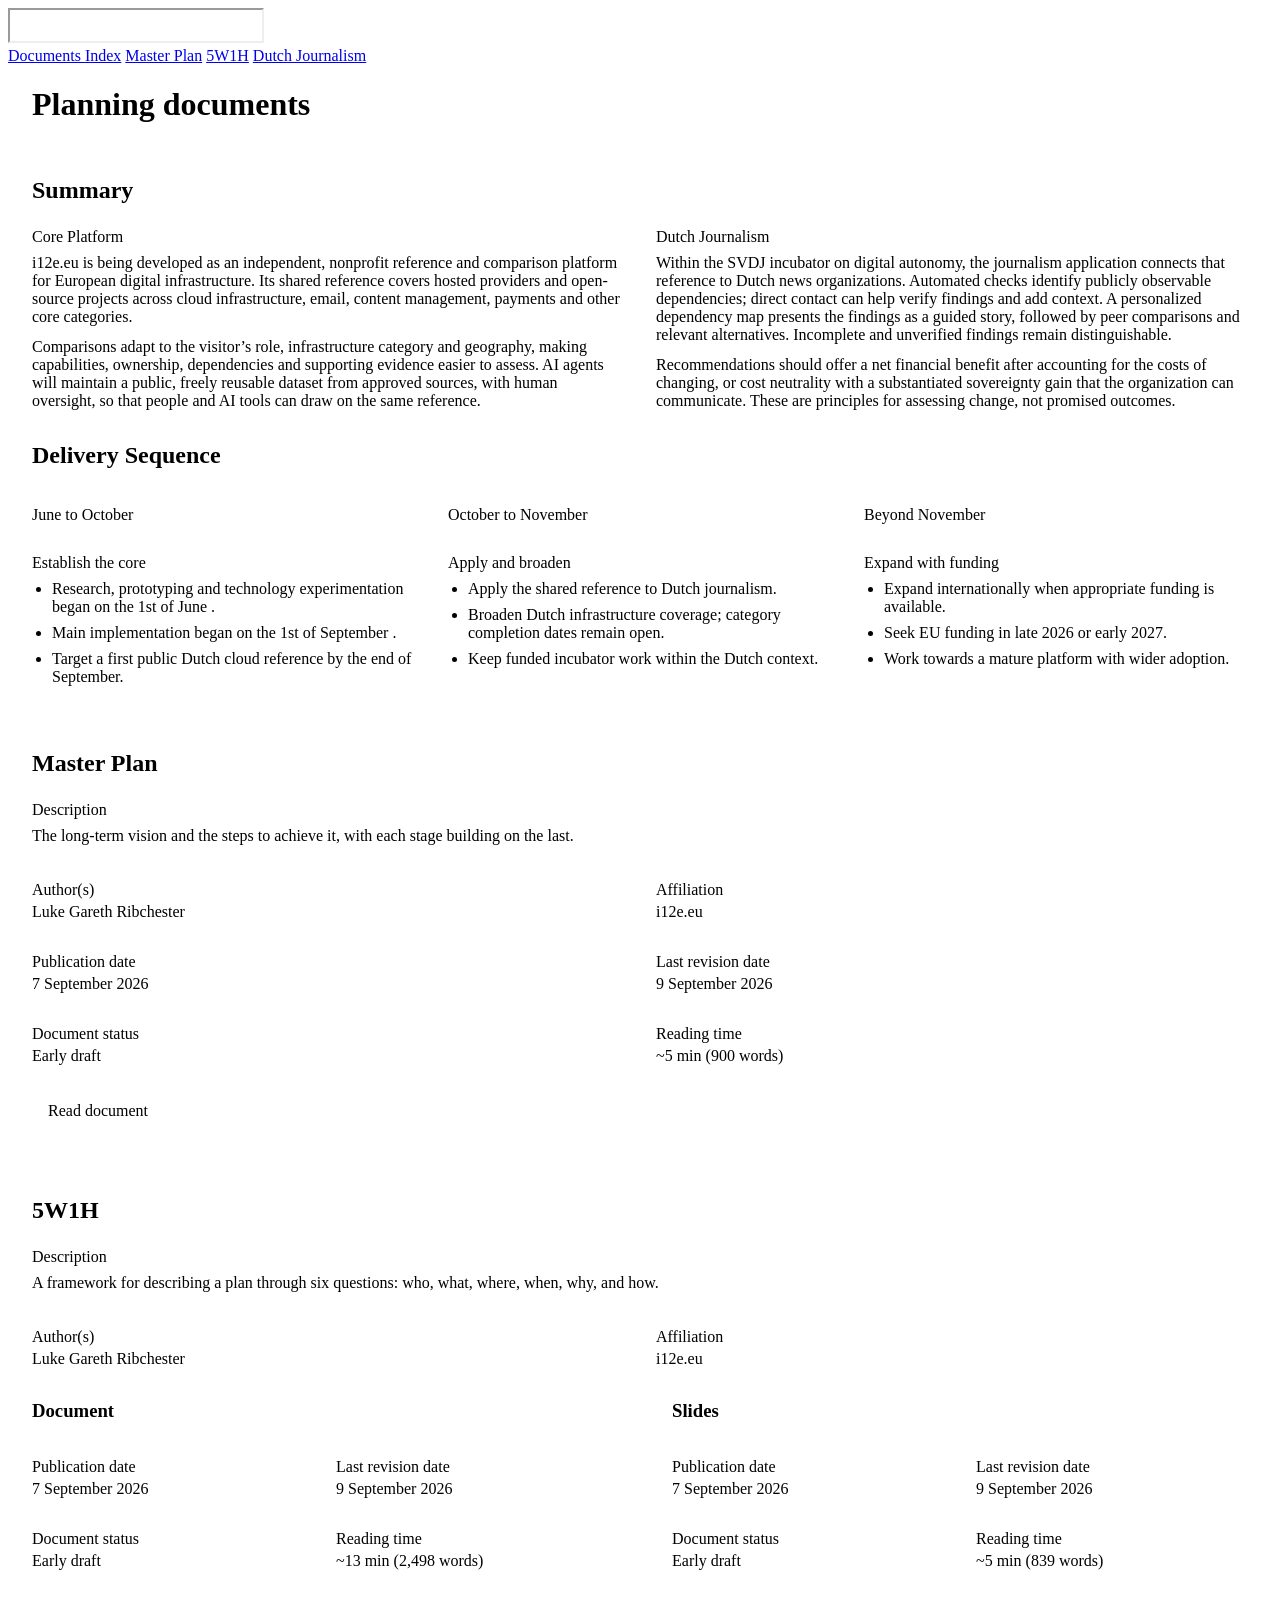
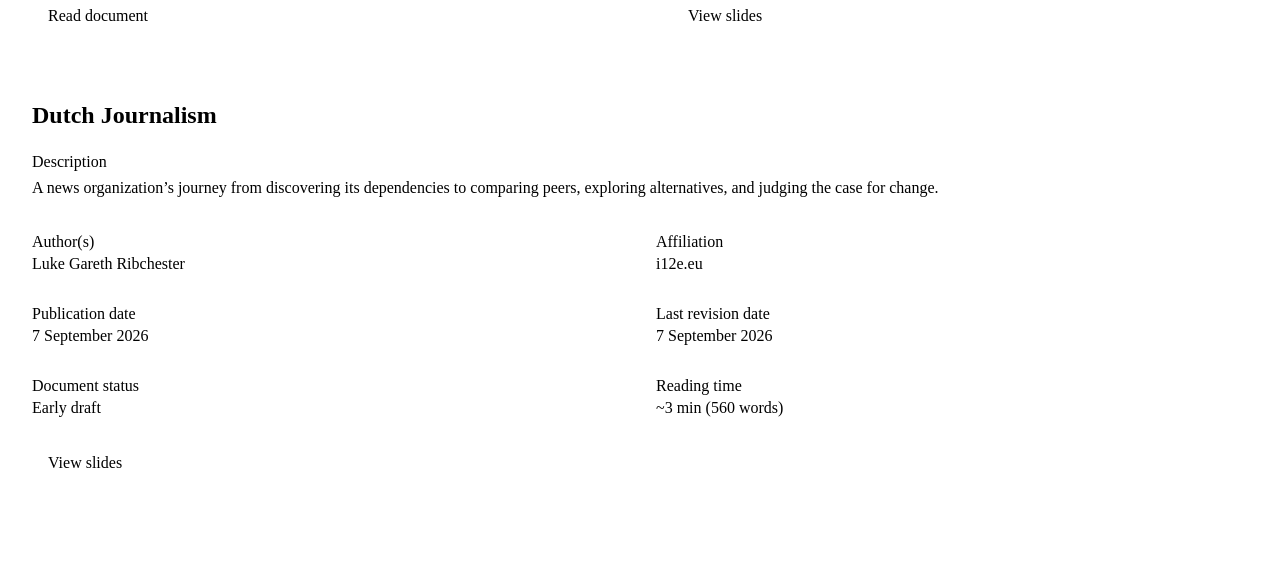
<file: index.html>
<!doctype html>
<html lang="en" data-type-scope="viewport" data-theme="light">
<head>
    <meta charset="utf-8"/>
    <meta name="color-scheme" content="light dark"/>
    <script src="https://design.i12e.eu/assets/js/appearance.js?v=plan-appearance-1"
            data-appearance-storage-key="i12e.plan.appearance"></script>
    <script src="https://design.i12e.eu/assets/js/logo-appearance.js?v=logo-once-1"></script>
    <meta name="viewport" content="width=device-width, initial-scale=1"/>
    <meta name="description"
          content="The i12e.eu plan index. Explore the Master Plan, the 5W1H framework, and Dutch Journalism."/>
    <title>i12e.eu / plan</title>
    <link rel="preconnect" href="https://design.i12e.eu"/>
    <link rel="preconnect" href="https://fonts.googleapis.com"/>
    <link rel="preconnect" href="https://fonts.gstatic.com" crossorigin/>
    <link href="https://fonts.googleapis.com/css2?family=Roboto:ital,wght@0,400;0,600;0,700;1,400;1,700&amp;family=Roboto+Mono:wght@400&amp;display=swap"
          rel="stylesheet"/>
    <link rel="stylesheet" href="https://design.i12e.eu/assets/css/colours.css"/>
    <link rel="stylesheet" href="https://design.i12e.eu/assets/css/typography.css?v=css-type-1-logo-canvas-2"/>
    <link rel="stylesheet" href="./styles.css?v=plan-appearance-1"/>
    <script src="./reading-time.js" defer></script>
    <script src="./index.js?v=reading-time-2" defer></script>
</head>
<body>
<header class="page-header">
    <div class="brand">
        <iframe data-logo-play-once class="site-logo" data-logo-fit
                src="https://design.i12e.eu/assets/images/logo.svg?variant=6&amp;autoplay=0&amp;v=logo-canvas-2"
                title="Animated i12e.eu logotype"
                width="256" height="35" tabindex="-1" aria-hidden="true"></iframe>
        <a class="brand-link" href="./index.html" aria-label="i12e.eu — Documents Index"></a>
    </div>
    <div class="page-tools">
        <nav class="page-nav" aria-label="Main navigation">
            <a href="./index.html" aria-current="page">Documents Index</a>
            <a href="./master-plan.html">Master Plan</a>
            <a href="./5w1h.html">5W1H</a>
            <a href="./dutch-journalism.html">Dutch Journalism</a>
        </nav>
        <div class="theme-control" hidden>
            <label for="page-appearance">Appearance</label>
            <select id="page-appearance" autocomplete="off">
                <option value="light" selected>Light</option>
                <option value="dark">Dark</option>
            </select>
        </div>
    </div>
</header>
<script>
  (() => {
    const appearance = document.getElementById("page-appearance");
    if (!appearance || typeof window.i12eAppearance?.bind !== "function") return;
    window.i12eAppearance.bind(appearance);
    appearance.closest(".theme-control").hidden = false;
  })();
</script>
<main class="plan-index" aria-labelledby="page-title">
    <h1 class="document-title" id="page-title">Planning documents</h1>
    <section class="plan-summary" aria-labelledby="summary-title">
        <h2 id="summary-title">Summary</h2>
        <div class="summary-overview">
            <section class="summary-section" aria-labelledby="summary-core-title">
                <h3 id="summary-core-title">Core Platform</h3>
                <p>i12e.eu is being developed as an independent, nonprofit reference and comparison platform for
                    European
                    digital infrastructure. Its shared reference covers hosted providers and open-source projects across
                    cloud infrastructure, email, content management, payments and other core categories.</p>
                <p>Comparisons adapt to the visitor’s role, infrastructure category and geography, making capabilities,
                    ownership, dependencies and supporting evidence easier to assess. AI agents will maintain a public,
                    freely reusable dataset from approved sources, with human oversight, so that people and AI tools can
                    draw on the same reference.</p>
            </section>
            <section class="summary-section" aria-labelledby="summary-journalism-title">
                <h3 id="summary-journalism-title">Dutch Journalism</h3>
                <p>Within the SVDJ incubator on digital autonomy, the journalism application connects that reference to
                    Dutch
                    news organizations. Automated checks identify publicly observable dependencies; direct contact can
                    help
                    verify findings and add context. A personalized dependency map presents the findings as a guided
                    story,
                    followed by peer comparisons and relevant alternatives. Incomplete and unverified findings remain
                    distinguishable.</p>
                <p>Recommendations should offer a net financial benefit after accounting for the costs of changing, or
                    cost
                    neutrality with a substantiated sovereignty gain that the organization can communicate. These are
                    principles for assessing change, not promised outcomes.</p>
            </section>
        </div>
        <section class="summary-section" aria-labelledby="summary-delivery-title">
            <h2 id="summary-delivery-title">Delivery Sequence</h2>
            <div class="summary-flow">
                <section class="summary-stage" aria-labelledby="summary-establish-title">
                    <div class="summary-date-row">
                        <p class="summary-date">June to October</p>
                        <span class="summary-connector" aria-hidden="true"></span>
                    </div>
                    <h3 id="summary-establish-title">Establish the core</h3>
                    <ul>
                        <li>Research, prototyping and technology experimentation began on the
                            <time datetime="2026-06-01">1st of June</time>
                            .
                        </li>
                        <li>Main implementation began on the
                            <time datetime="2026-09-01">1st of September</time>
                            .
                        </li>
                        <li>Target a first public Dutch cloud reference by the end of September.</li>
                    </ul>
                </section>
                <section class="summary-stage" aria-labelledby="summary-apply-title">
                    <div class="summary-date-row">
                        <p class="summary-date">October to November</p>
                        <span class="summary-connector" aria-hidden="true"></span>
                    </div>
                    <h3 id="summary-apply-title">Apply and broaden</h3>
                    <ul>
                        <li>Apply the shared reference to Dutch journalism.</li>
                        <li>Broaden Dutch infrastructure coverage; category completion dates remain open.</li>
                        <li>Keep funded incubator work within the Dutch context.</li>
                    </ul>
                </section>
                <section class="summary-stage" aria-labelledby="summary-expand-title">
                    <div class="summary-date-row">
                        <p class="summary-date">Beyond November</p>
                        <span class="summary-connector" aria-hidden="true"></span>
                    </div>
                    <h3 id="summary-expand-title">Expand with funding</h3>
                    <ul>
                        <li>Expand internationally when appropriate funding is available.</li>
                        <li>Seek EU funding in late 2026 or early 2027.</li>
                        <li>Work towards a mature platform with wider adoption.</li>
                    </ul>
                </section>
            </div>
        </section>
    </section>
    <ul class="plans" aria-label="Planning references">
        <li class="plan-entry">
            <article aria-labelledby="master-plan-title">
                <h2 id="master-plan-title">Master Plan</h2>
                <div class="plan-description">
                    <h3>Description</h3>
                    <p id="master-plan-description">The long-term vision and the steps to
                        achieve it, with each stage building on the last.</p>
                </div>
                <dl class="document-metadata" data-publication="master-plan" aria-label="Master Plan information">
                    <div>
                        <dt>Author(s)</dt>
                        <dd data-field="author">Luke Gareth Ribchester</dd>
                    </div>
                    <div>
                        <dt>Affiliation</dt>
                        <dd data-field="affiliation">i12e.eu</dd>
                    </div>
                    <div>
                        <dt>Publication date</dt>
                        <dd data-field="published">
                            <time datetime="2026-09-07">7 September 2026</time>
                        </dd>
                    </div>
                    <div>
                        <dt>Last revision date</dt>
                        <dd data-field="revised">
                            <time datetime="2026-09-09">9 September 2026</time>
                        </dd>
                    </div>
                    <div>
                        <dt>Document status</dt>
                        <dd class="document-status" data-field="status">Early draft</dd>
                    </div>
                    <div>
                        <dt>Reading time</dt>
                        <dd data-field="readingTime">~5 min (900 words)</dd>
                    </div>
                </dl>
                <a class="plan-action" href="./master-plan.html" aria-label="Read document: Master Plan">Read
                    document</a>
            </article>
        </li>
        <li class="plan-entry">
            <article aria-labelledby="five-w-one-h-title">
                <h2 id="five-w-one-h-title">5W1H</h2>
                <div class="plan-description">
                    <h3>Description</h3>
                    <p id="five-w-one-h-description">A framework for describing a plan through
                        six questions: who, what, where, when, why, and how.</p>
                </div>
                <dl class="document-metadata" data-publication="5w1h-common" aria-label="5W1H author information">
                    <div>
                        <dt>Author(s)</dt>
                        <dd data-field="author">Luke Gareth Ribchester</dd>
                    </div>
                    <div>
                        <dt>Affiliation</dt>
                        <dd data-field="affiliation">i12e.eu</dd>
                    </div>
                </dl>
                <div class="plan-formats">
                    <section class="plan-format" aria-labelledby="five-w-one-h-document-title">
                        <h3 id="five-w-one-h-document-title">Document</h3>
                        <dl class="document-metadata" data-publication="5w1h-document"
                            aria-label="5W1H document information">
                            <div>
                                <dt>Publication date</dt>
                                <dd data-field="published">
                                    <time datetime="2026-09-07">7 September 2026</time>
                                </dd>
                            </div>
                            <div>
                                <dt>Last revision date</dt>
                                <dd data-field="revised">
                                    <time datetime="2026-09-09">9 September 2026</time>
                                </dd>
                            </div>
                            <div>
                                <dt>Document status</dt>
                                <dd class="document-status" data-field="status">Early draft</dd>
                            </div>
                            <div>
                                <dt>Reading time</dt>
                                <dd data-field="readingTime">~13 min (2,498 words)</dd>
                            </div>
                        </dl>
                        <div class="plan-format-action">
                            <a class="plan-action" href="./5w1h.html" aria-label="Read document: 5W1H">Read document</a>
                        </div>
                    </section>
                    <section class="plan-format" aria-labelledby="five-w-one-h-slides-title">
                        <h3 id="five-w-one-h-slides-title">Slides</h3>
                        <dl class="document-metadata" data-publication="5w1h-slides"
                            aria-label="5W1H slides information">
                            <div>
                                <dt>Publication date</dt>
                                <dd data-field="published">
                                    <time datetime="2026-09-07">7 September 2026</time>
                                </dd>
                            </div>
                            <div>
                                <dt>Last revision date</dt>
                                <dd data-field="revised">
                                    <time datetime="2026-09-09">9 September 2026</time>
                                </dd>
                            </div>
                            <div>
                                <dt>Document status</dt>
                                <dd class="document-status" data-field="status">Early draft</dd>
                            </div>
                            <div>
                                <dt>Reading time</dt>
                                <dd data-field="readingTime">~5 min (839 words)</dd>
                            </div>
                        </dl>
                        <div class="plan-format-action">
                            <a class="plan-action plan-slides-link" href="./5w1h.html?view=slides"
                               aria-label="View slides: 5W1H">View slides</a>
                            <div class="plan-slides-unavailable">
                                <button class="plan-action" type="button" disabled
                                        aria-describedby="slides-availability">View slides
                                </button>
                                <p id="slides-availability">Slides are available on screens 1200px wide or larger.</p>
                            </div>
                        </div>
                    </section>
                </div>
            </article>
        </li>
        <li class="plan-entry">
            <article aria-labelledby="dutch-journalism-title">
                <h2 id="dutch-journalism-title">Dutch Journalism</h2>
                <div class="plan-description">
                    <h3>Description</h3>
                    <p id="dutch-journalism-description">A news organization’s journey from discovering its dependencies
                        to comparing peers, exploring alternatives, and judging the case for change.</p>
                </div>
                <dl class="document-metadata" data-publication="dutch-journalism"
                    aria-label="Dutch Journalism slides information">
                    <div>
                        <dt>Author(s)</dt>
                        <dd data-field="author">Luke Gareth Ribchester</dd>
                    </div>
                    <div>
                        <dt>Affiliation</dt>
                        <dd data-field="affiliation">i12e.eu</dd>
                    </div>
                    <div>
                        <dt>Publication date</dt>
                        <dd data-field="published">
                            <time datetime="2026-09-07">7 September 2026</time>
                        </dd>
                    </div>
                    <div>
                        <dt>Last revision date</dt>
                        <dd data-field="revised">
                            <time datetime="2026-09-07">7 September 2026</time>
                        </dd>
                    </div>
                    <div>
                        <dt>Document status</dt>
                        <dd class="document-status" data-field="status">Early draft</dd>
                    </div>
                    <div>
                        <dt>Reading time</dt>
                        <dd data-field="readingTime">~3 min (560 words)</dd>
                    </div>
                </dl>
                <div class="plan-format-action">
                    <a class="plan-action plan-slides-link" href="./dutch-journalism.html"
                       aria-label="View slides: Dutch Journalism">View slides</a>
                    <div class="plan-slides-unavailable">
                        <button class="plan-action" type="button" disabled
                                aria-describedby="dutch-journalism-slides-availability">View slides
                        </button>
                        <p id="dutch-journalism-slides-availability">Slides are available on screens 1200px wide or
                            larger.</p>
                    </div>
                </div>
            </article>
        </li>
    </ul>
</main>
</body>
</html>
</file>
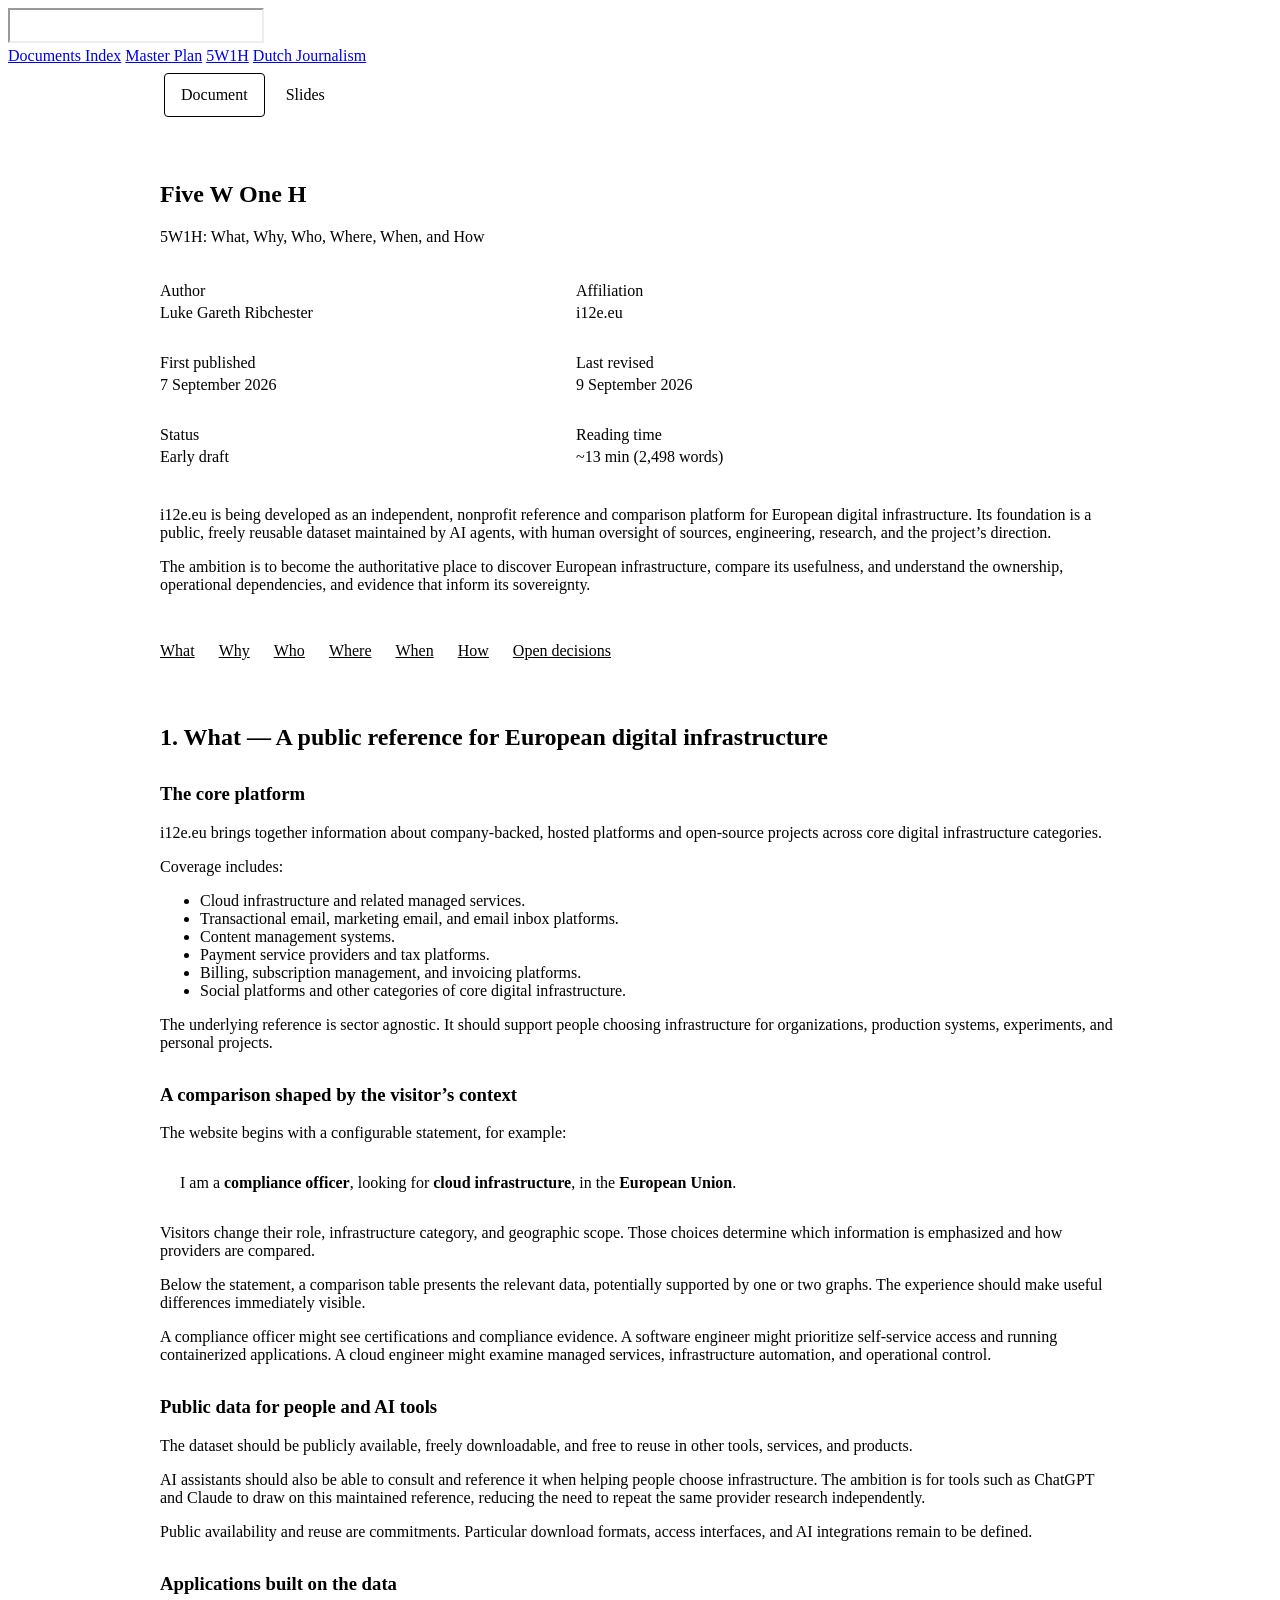
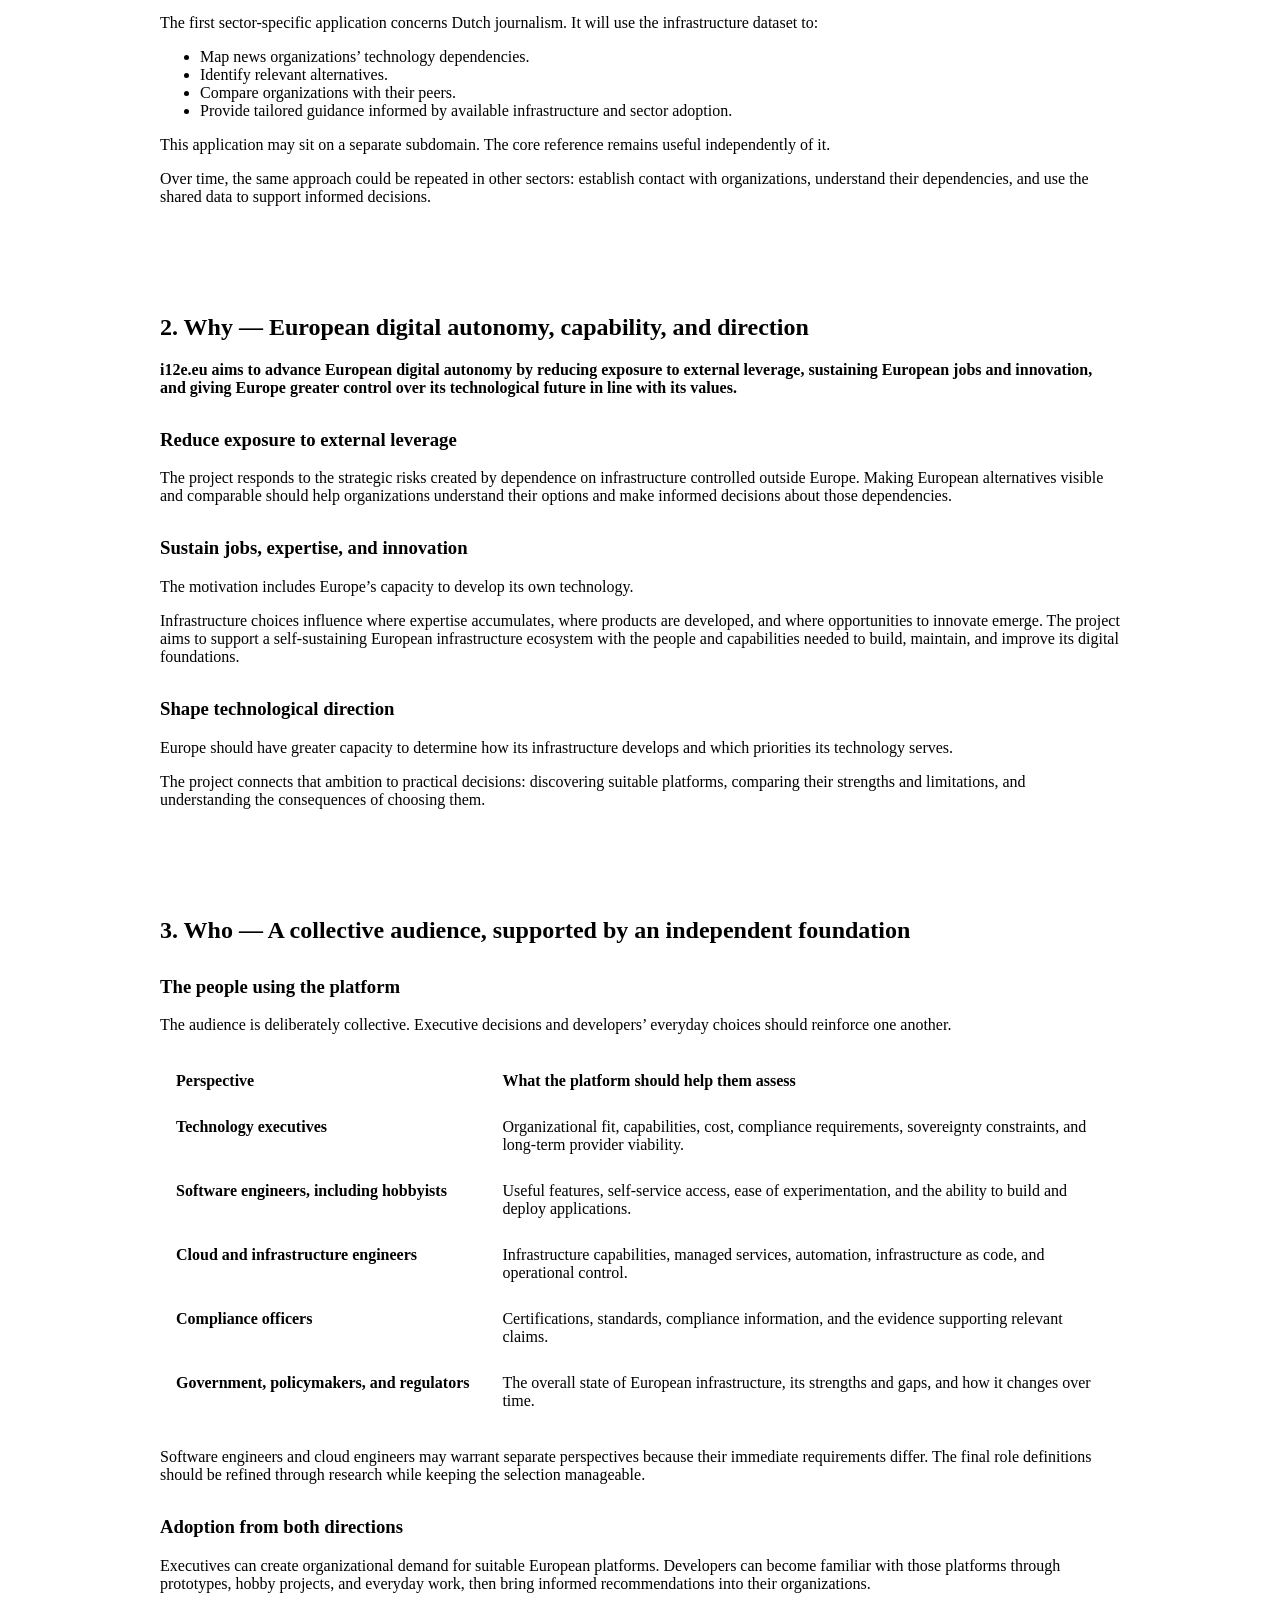
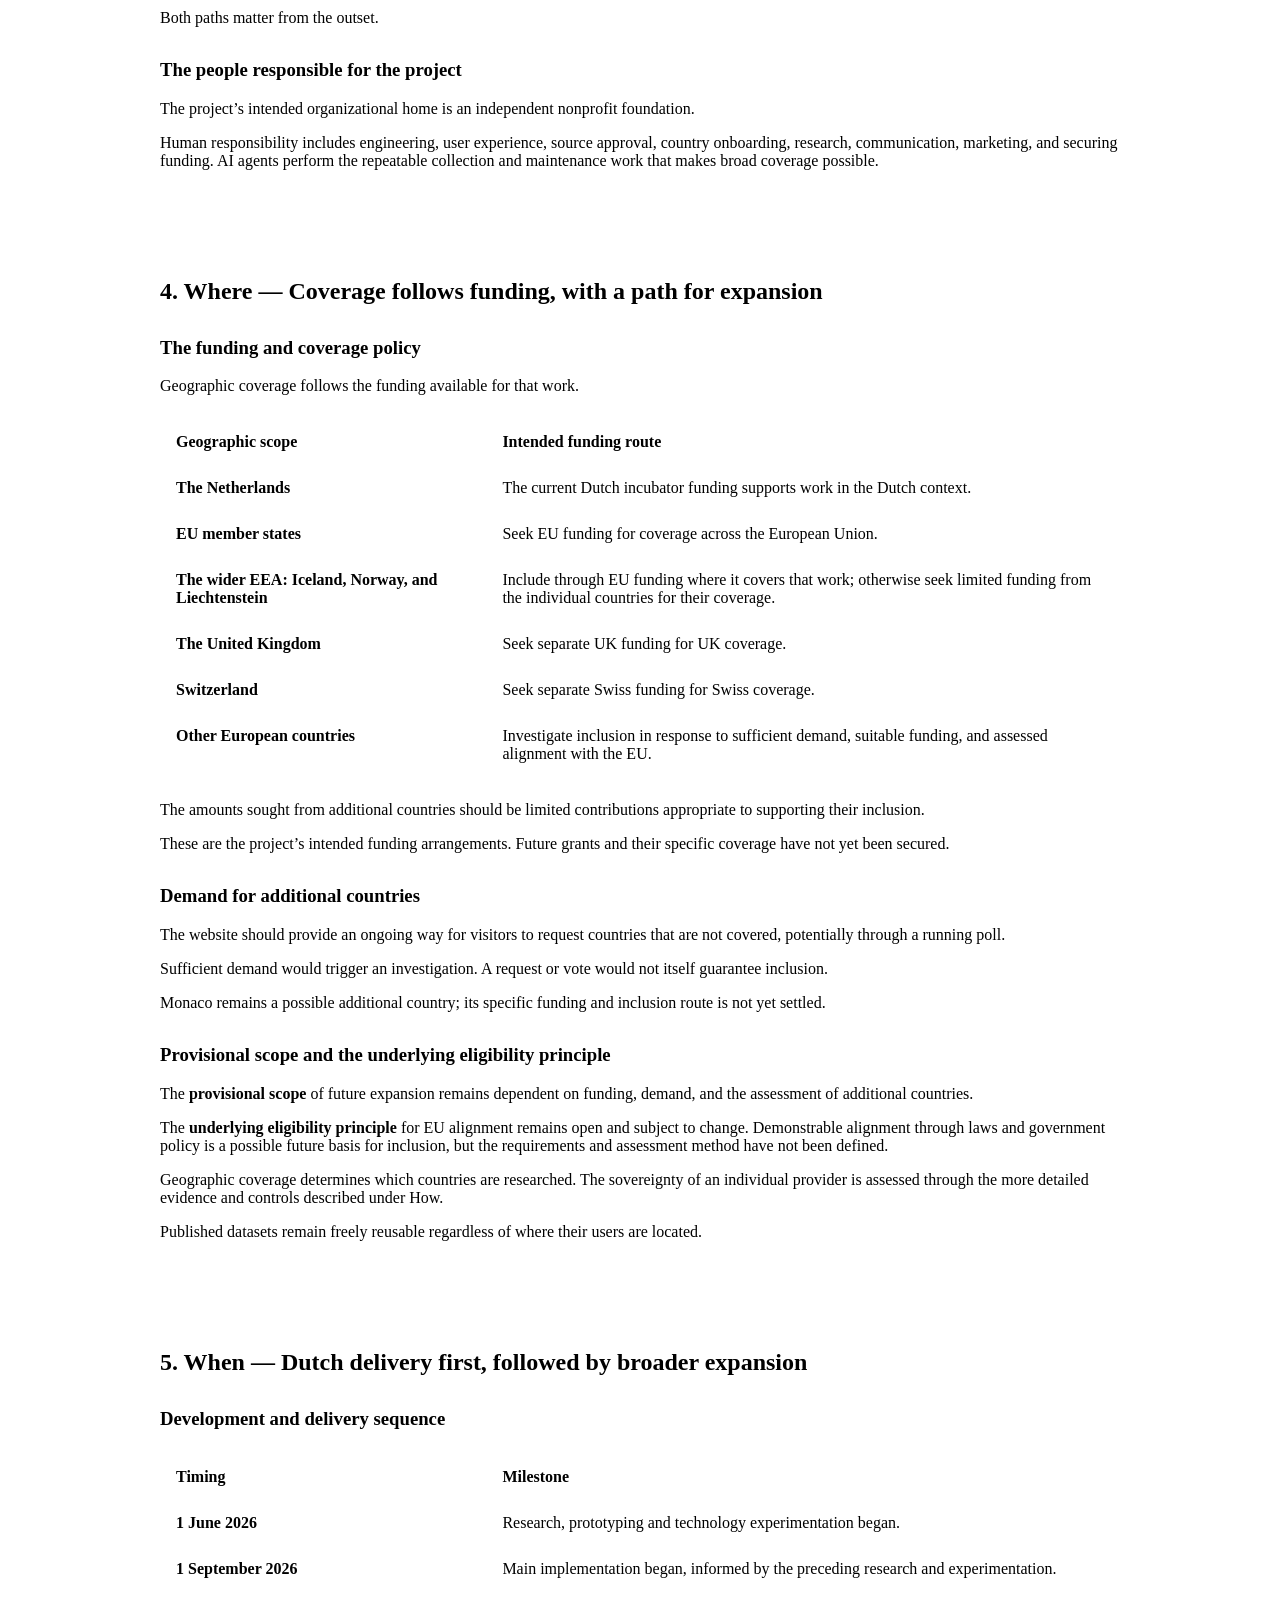
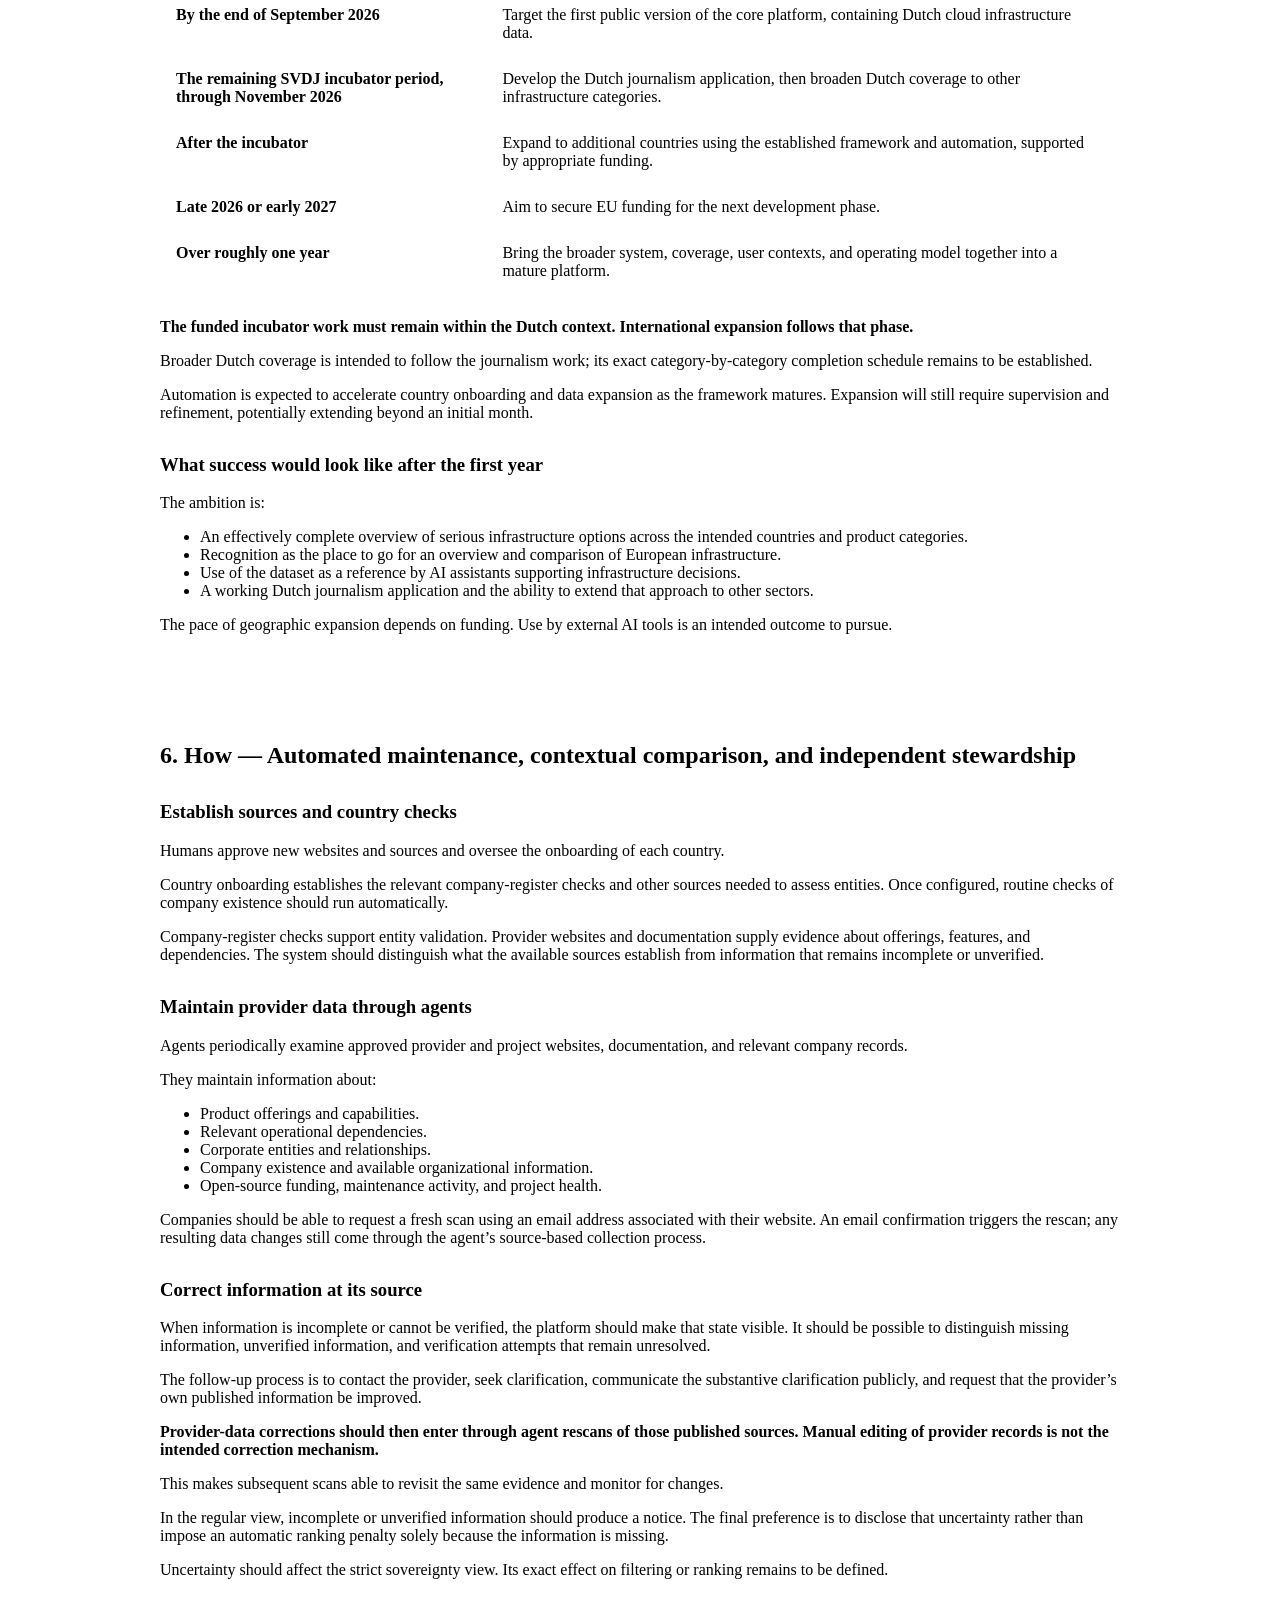
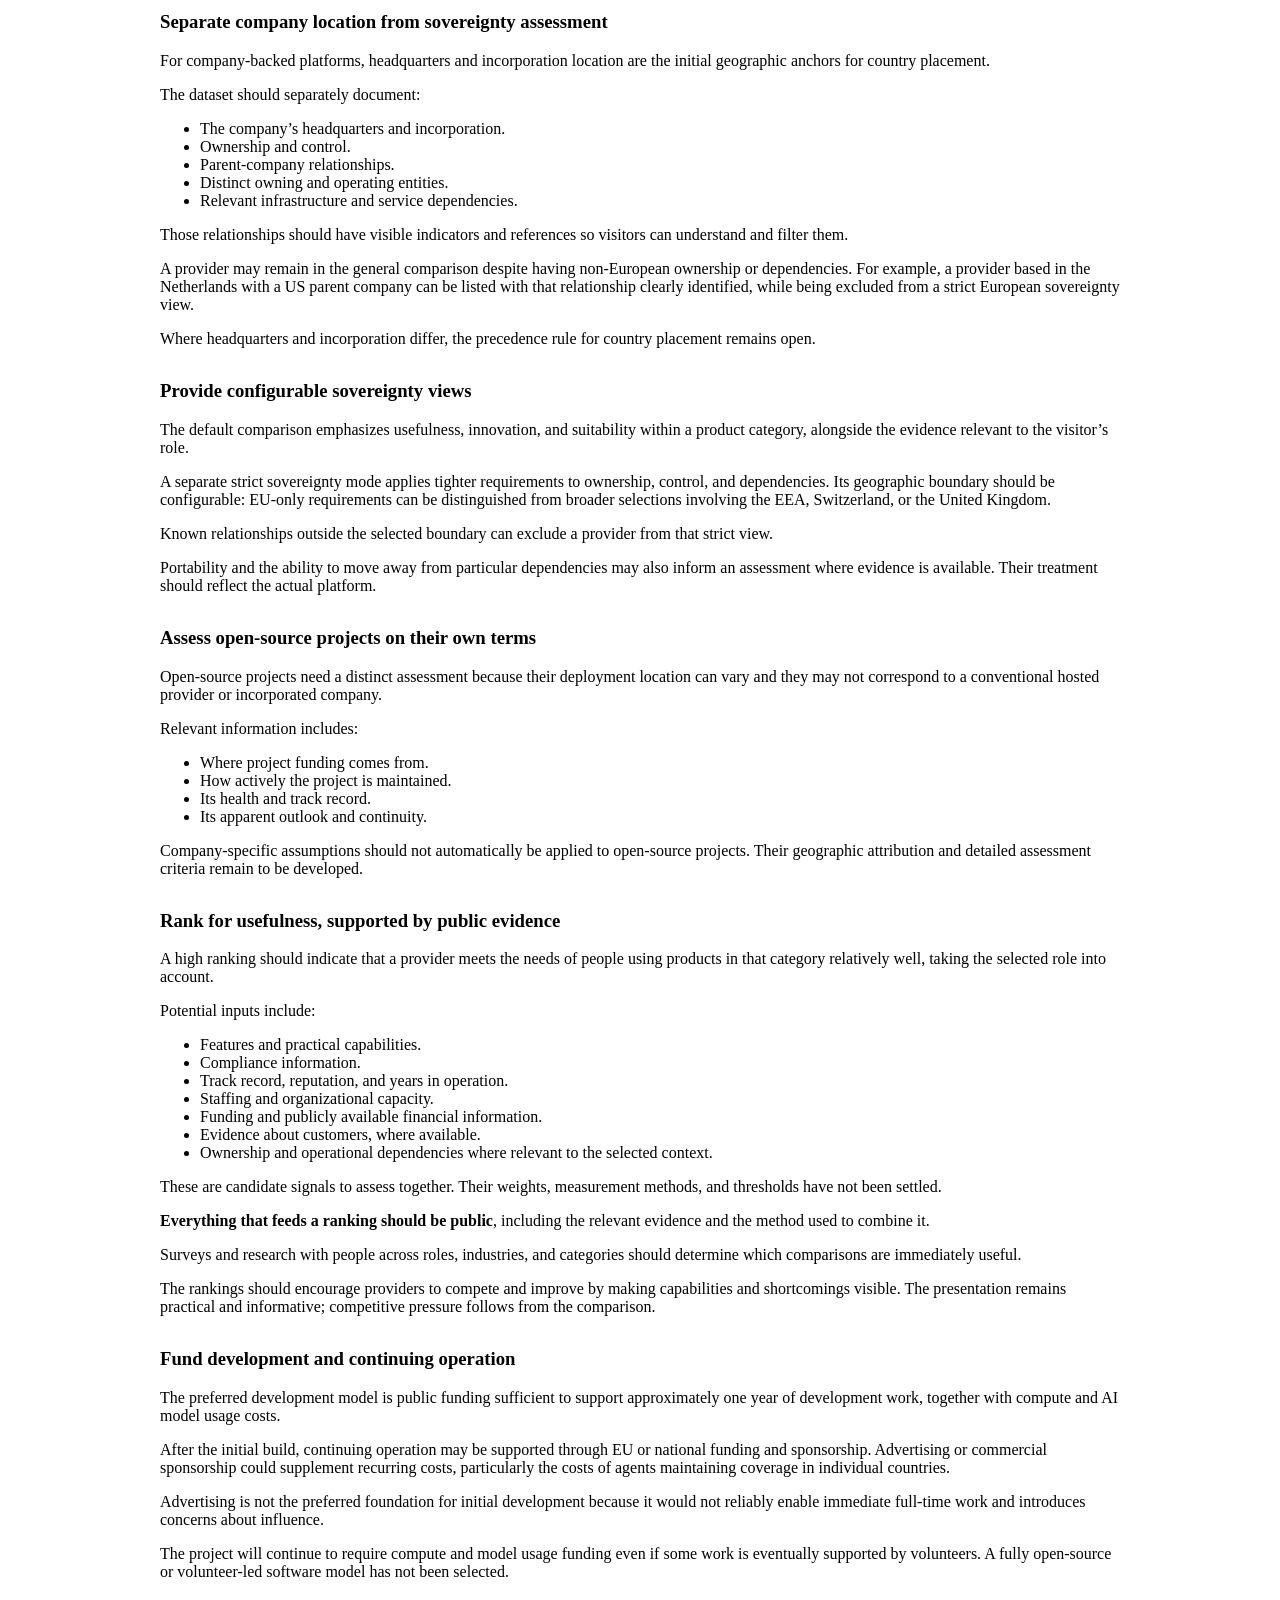
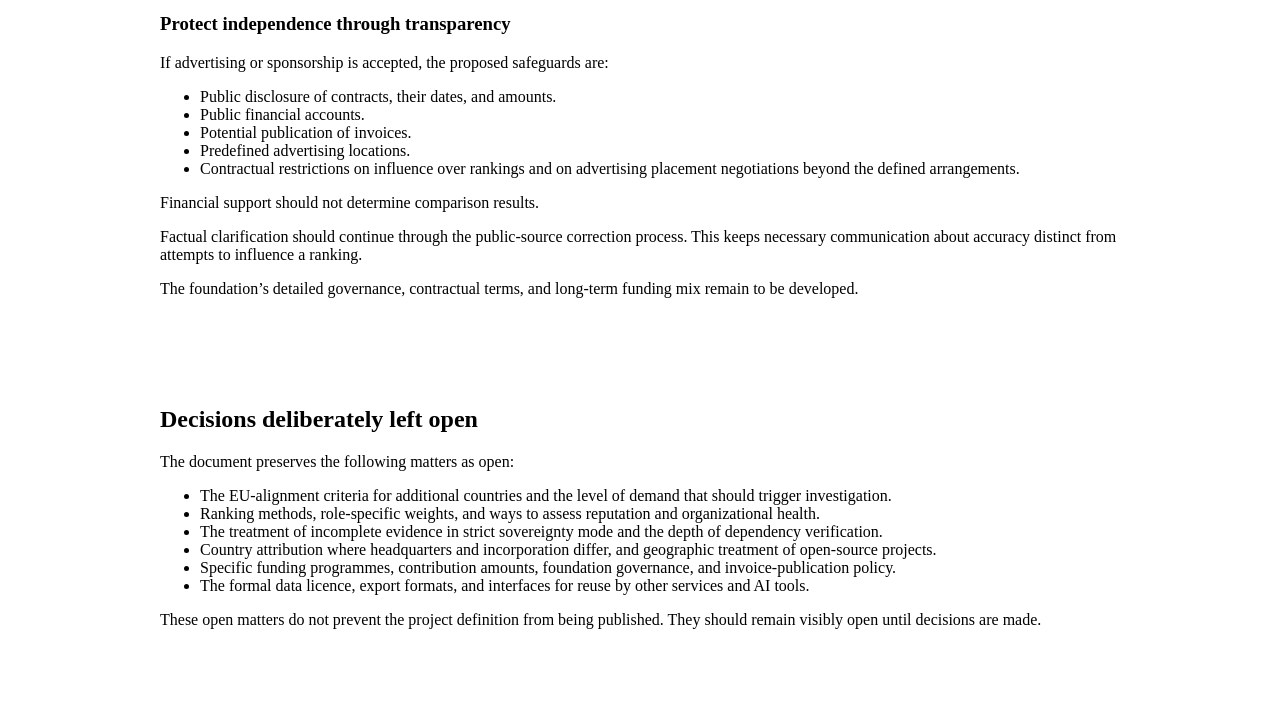
<file: 5w1h.html>
<!doctype html>
<html lang="en" data-type-scope="viewport" data-theme="light">
<head>
    <meta charset="utf-8"/>
    <meta name="color-scheme" content="light dark"/>
    <script src="https://design.i12e.eu/assets/js/appearance.js?v=plan-appearance-1"
            data-appearance-storage-key="i12e.plan.appearance"></script>
    <script src="https://design.i12e.eu/assets/js/logo-appearance.js?v=logo-once-1"></script>
    <meta name="viewport" content="width=device-width, initial-scale=1"/>
    <title>i12e.eu / 5w1h</title>
    <link rel="preconnect" href="https://design.i12e.eu"/>
    <link rel="preconnect" href="https://fonts.googleapis.com"/>
    <link rel="preconnect" href="https://fonts.gstatic.com" crossorigin/>
    <link href="https://fonts.googleapis.com/css2?family=Roboto:ital,wght@0,400;0,600;0,700;1,400;1,700&amp;family=Roboto+Mono:wght@400&amp;display=swap"
          rel="stylesheet"/>
    <link rel="stylesheet" href="https://design.i12e.eu/assets/css/colours.css"/>
    <link rel="stylesheet" href="https://design.i12e.eu/assets/css/typography.css?v=css-type-1-logo-canvas-2"/>
    <link rel="stylesheet" href="./styles.css?v=plan-appearance-1"/>
    <script src="./reading-time.js" defer></script>
    <script src="./slides.js" defer></script>
</head>
<body>
<header class="page-header">
    <div class="brand">
        <iframe data-logo-play-once class="site-logo" data-logo-fit
                src="https://design.i12e.eu/assets/images/logo.svg?variant=6&amp;autoplay=0&amp;v=logo-canvas-2"
                title="Animated i12e.eu logotype"
                width="256" height="35" tabindex="-1" aria-hidden="true"></iframe>
        <a class="brand-link" href="./index.html" aria-label="i12e.eu — Documents Index"></a>
    </div>
    <div class="page-tools">
        <nav class="page-nav" aria-label="Main navigation">
            <a href="./index.html">Documents Index</a>
            <a href="./master-plan.html">Master Plan</a>
            <a href="./5w1h.html" aria-current="page">5W1H</a>
            <a href="./dutch-journalism.html">Dutch Journalism</a>
        </nav>
        <div class="theme-control" hidden>
            <label for="page-appearance">Appearance</label>
            <select id="page-appearance" autocomplete="off">
                <option value="light" selected>Light</option>
                <option value="dark">Dark</option>
            </select>
        </div>
    </div>
</header>
<script>
  (() => {
    const appearance = document.getElementById("page-appearance");
    if (!appearance || typeof window.i12eAppearance?.bind !== "function") return;
    window.i12eAppearance.bind(appearance);
    appearance.closest(".theme-control").hidden = false;
  })();
</script>
<main class="five-w-one-h">
    <div class="view-toolbar" id="view-toolbar" hidden>
        <div class="view-switch" role="group" aria-label="5W1H format">
            <button type="button" data-view="document" aria-pressed="true" aria-controls="document-view">Document
            </button>
            <button type="button" data-view="slides" aria-pressed="false" aria-controls="slides-view">Slides</button>
        </div>
        <p class="slide-help" id="slide-help" hidden><kbd>←</kbd> <kbd>→</kbd> to navigate <span
                aria-hidden="true">·</span> <kbd>Space</kbd> to continue</p>
    </div>
    <div id="document-view" tabindex="-1">
        <article class="plan-document" aria-labelledby="document-title">
            <h1 class="document-title" id="document-title">Five W One H</h1>
            <p class="document-description">5W1H: What, Why, Who, Where, When, and How</p>
            <dl class="document-metadata" aria-label="Document information">
                <div>
                    <dt>Author</dt>
                    <dd>Luke Gareth Ribchester</dd>
                </div>
                <div>
                    <dt>Affiliation</dt>
                    <dd>i12e.eu</dd>
                </div>
                <div>
                    <dt>First published</dt>
                    <dd>
                        <time datetime="2026-09-07">7 September 2026</time>
                    </dd>
                </div>
                <div>
                    <dt>Last revised</dt>
                    <dd>
                        <time datetime="2026-09-09">9 September 2026</time>
                    </dd>
                </div>
                <div>
                    <dt>Status</dt>
                    <dd class="document-status">Early draft</dd>
                </div>
                <div>
                    <dt>Reading time</dt>
                    <dd data-field="readingTime">~13 min (2,498 words)</dd>
                </div>
            </dl>
            <p>i12e.eu is being developed as an independent, nonprofit reference and comparison platform for European
                digital infrastructure. Its foundation is a public, freely reusable dataset maintained by AI agents,
                with human oversight of sources, engineering, research, and the project’s direction.</p>
            <p>The ambition is to become the authoritative place to discover European infrastructure, compare its
                usefulness, and understand the ownership, operational dependencies, and evidence that inform its
                sovereignty.</p>
            <nav class="document-contents" aria-label="Document sections">
                <ul>
                    <li><a href="#what">What</a></li>
                    <li><a href="#why">Why</a></li>
                    <li><a href="#who">Who</a></li>
                    <li><a href="#where">Where</a></li>
                    <li><a href="#when">When</a></li>
                    <li><a href="#how">How</a></li>
                    <li><a href="#open-decisions">Open decisions</a></li>
                </ul>
            </nav>
            <section aria-labelledby="what">
                <h2 id="what">1. What — A public reference for European digital infrastructure</h2>
                <h3 id="the-core-platform">The core platform</h3>
                <p>i12e.eu brings together information about company-backed, hosted platforms and open-source projects
                    across core digital infrastructure categories.</p>
                <p>Coverage includes:</p>
                <ul>
                    <li>Cloud infrastructure and related managed services.</li>
                    <li>Transactional email, marketing email, and email inbox platforms.</li>
                    <li>Content management systems.</li>
                    <li>Payment service providers and tax platforms.</li>
                    <li>Billing, subscription management, and invoicing platforms.</li>
                    <li>Social platforms and other categories of core digital infrastructure.</li>
                </ul>
                <p>The underlying reference is sector agnostic. It should support people choosing infrastructure for
                    organizations, production systems, experiments, and personal projects.</p>
                <h3 id="a-comparison-shaped-by-the-visitor-s-context">A comparison shaped by the visitor’s context</h3>
                <p>The website begins with a configurable statement, for example:</p>
                <blockquote>
                    <p>I am a <strong>compliance officer</strong>, looking for <strong>cloud infrastructure</strong>, in
                        the <strong>European Union</strong>.</p>
                </blockquote>
                <p>Visitors change their role, infrastructure category, and geographic scope. Those choices determine
                    which information is emphasized and how providers are compared.</p>
                <p>Below the statement, a comparison table presents the relevant data, potentially supported by one or
                    two graphs. The experience should make useful differences immediately visible.</p>
                <p>A compliance officer might see certifications and compliance evidence. A software engineer might
                    prioritize self-service access and running containerized applications. A cloud engineer might
                    examine managed services, infrastructure automation, and operational control.</p>
                <h3 id="public-data-for-people-and-ai-tools">Public data for people and AI tools</h3>
                <p>The dataset should be publicly available, freely downloadable, and free to reuse in other tools,
                    services, and products.</p>
                <p>AI assistants should also be able to consult and reference it when helping people choose
                    infrastructure. The ambition is for tools such as ChatGPT and Claude to draw on this maintained
                    reference, reducing the need to repeat the same provider research independently.</p>
                <p>Public availability and reuse are commitments. Particular download formats, access interfaces, and AI
                    integrations remain to be defined.</p>
                <h3 id="applications-built-on-the-data">Applications built on the data</h3>
                <p>The first sector-specific application concerns Dutch journalism. It will use the infrastructure
                    dataset to:</p>
                <ul>
                    <li>Map news organizations’ technology dependencies.</li>
                    <li>Identify relevant alternatives.</li>
                    <li>Compare organizations with their peers.</li>
                    <li>Provide tailored guidance informed by available infrastructure and sector adoption.</li>
                </ul>
                <p>This application may sit on a separate subdomain. The core reference remains useful independently of
                    it.</p>
                <p>Over time, the same approach could be repeated in other sectors: establish contact with
                    organizations, understand their dependencies, and use the shared data to support informed
                    decisions.</p>
            </section>
            <section aria-labelledby="why">
                <h2 id="why">2. Why — European digital autonomy, capability, and direction</h2>
                <p><strong>i12e.eu aims to advance European digital autonomy by reducing exposure to external leverage,
                    sustaining European jobs and innovation, and giving Europe greater control over its technological
                    future in line with its values.</strong></p>
                <h3 id="reduce-exposure-to-external-leverage">Reduce exposure to external leverage</h3>
                <p>The project responds to the strategic risks created by dependence on infrastructure controlled
                    outside Europe. Making European alternatives visible and comparable should help organizations
                    understand their options and make informed decisions about those dependencies.</p>
                <h3 id="sustain-jobs-expertise-and-innovation">Sustain jobs, expertise, and innovation</h3>
                <p>The motivation includes Europe’s capacity to develop its own technology.</p>
                <p>Infrastructure choices influence where expertise accumulates, where products are developed, and where
                    opportunities to innovate emerge. The project aims to support a self-sustaining European
                    infrastructure ecosystem with the people and capabilities needed to build, maintain, and improve its
                    digital foundations.</p>
                <h3 id="shape-technological-direction">Shape technological direction</h3>
                <p>Europe should have greater capacity to determine how its infrastructure develops and which priorities
                    its technology serves.</p>
                <p>The project connects that ambition to practical decisions: discovering suitable platforms, comparing
                    their strengths and limitations, and understanding the consequences of choosing them.</p>
            </section>
            <section aria-labelledby="who">
                <h2 id="who">3. Who — A collective audience, supported by an independent foundation</h2>
                <h3 id="the-people-using-the-platform">The people using the platform</h3>
                <p>The audience is deliberately collective. Executive decisions and developers’ everyday choices should
                    reinforce one another.</p>
                <table aria-labelledby="the-people-using-the-platform">
                    <thead>
                    <tr>
                        <th scope="col">Perspective</th>
                        <th scope="col">What the platform should help them assess</th>
                    </tr>
                    </thead>
                    <tbody>
                    <tr>
                        <th scope="row"><strong>Technology executives</strong></th>
                        <td>Organizational fit, capabilities, cost, compliance requirements, sovereignty constraints,
                            and long-term provider viability.
                        </td>
                    </tr>
                    <tr>
                        <th scope="row"><strong>Software engineers, including hobbyists</strong></th>
                        <td>Useful features, self-service access, ease of experimentation, and the ability to build and
                            deploy applications.
                        </td>
                    </tr>
                    <tr>
                        <th scope="row"><strong>Cloud and infrastructure engineers</strong></th>
                        <td>Infrastructure capabilities, managed services, automation, infrastructure as code, and
                            operational control.
                        </td>
                    </tr>
                    <tr>
                        <th scope="row"><strong>Compliance officers</strong></th>
                        <td>Certifications, standards, compliance information, and the evidence supporting relevant
                            claims.
                        </td>
                    </tr>
                    <tr>
                        <th scope="row"><strong>Government, policymakers, and regulators</strong></th>
                        <td>The overall state of European infrastructure, its strengths and gaps, and how it changes
                            over time.
                        </td>
                    </tr>
                    </tbody>
                </table>
                <p>Software engineers and cloud engineers may warrant separate perspectives because their immediate
                    requirements differ. The final role definitions should be refined through research while keeping the
                    selection manageable.</p>
                <h3 id="adoption-from-both-directions">Adoption from both directions</h3>
                <p>Executives can create organizational demand for suitable European platforms. Developers can become
                    familiar with those platforms through prototypes, hobby projects, and everyday work, then bring
                    informed recommendations into their organizations.</p>
                <p>Both paths matter from the outset.</p>
                <h3 id="the-people-responsible-for-the-project">The people responsible for the project</h3>
                <p>The project’s intended organizational home is an independent nonprofit foundation.</p>
                <p>Human responsibility includes engineering, user experience, source approval, country onboarding,
                    research, communication, marketing, and securing funding. AI agents perform the repeatable
                    collection and maintenance work that makes broad coverage possible.</p>
            </section>
            <section aria-labelledby="where">
                <h2 id="where">4. Where — Coverage follows funding, with a path for expansion</h2>
                <h3 id="the-funding-and-coverage-policy">The funding and coverage policy</h3>
                <p>Geographic coverage follows the funding available for that work.</p>
                <table aria-labelledby="the-funding-and-coverage-policy">
                    <thead>
                    <tr>
                        <th scope="col">Geographic scope</th>
                        <th scope="col">Intended funding route</th>
                    </tr>
                    </thead>
                    <tbody>
                    <tr>
                        <th scope="row"><strong>The Netherlands</strong></th>
                        <td>The current Dutch incubator funding supports work in the Dutch context.</td>
                    </tr>
                    <tr>
                        <th scope="row"><strong>EU member states</strong></th>
                        <td>Seek EU funding for coverage across the European Union.</td>
                    </tr>
                    <tr>
                        <th scope="row"><strong>The wider EEA: Iceland, Norway, and Liechtenstein</strong></th>
                        <td>Include through EU funding where it covers that work; otherwise seek limited funding from
                            the individual countries for their coverage.
                        </td>
                    </tr>
                    <tr>
                        <th scope="row"><strong>The United Kingdom</strong></th>
                        <td>Seek separate UK funding for UK coverage.</td>
                    </tr>
                    <tr>
                        <th scope="row"><strong>Switzerland</strong></th>
                        <td>Seek separate Swiss funding for Swiss coverage.</td>
                    </tr>
                    <tr>
                        <th scope="row"><strong>Other European countries</strong></th>
                        <td>Investigate inclusion in response to sufficient demand, suitable funding, and assessed
                            alignment with the EU.
                        </td>
                    </tr>
                    </tbody>
                </table>
                <p>The amounts sought from additional countries should be limited contributions appropriate to
                    supporting their inclusion.</p>
                <p>These are the project’s intended funding arrangements. Future grants and their specific coverage have
                    not yet been secured.</p>
                <h3 id="demand-for-additional-countries">Demand for additional countries</h3>
                <p>The website should provide an ongoing way for visitors to request countries that are not covered,
                    potentially through a running poll.</p>
                <p>Sufficient demand would trigger an investigation. A request or vote would not itself guarantee
                    inclusion.</p>
                <p>Monaco remains a possible additional country; its specific funding and inclusion route is not yet
                    settled.</p>
                <h3 id="provisional-scope-and-the-underlying-eligibility-principle">Provisional scope and the underlying
                    eligibility principle</h3>
                <p>The <strong>provisional scope</strong> of future expansion remains dependent on funding, demand, and
                    the assessment of additional countries.</p>
                <p>The <strong>underlying eligibility principle</strong> for EU alignment remains open and subject to
                    change. Demonstrable alignment through laws and government policy is a possible future basis for
                    inclusion, but the requirements and assessment method have not been defined.</p>
                <p>Geographic coverage determines which countries are researched. The sovereignty of an individual
                    provider is assessed through the more detailed evidence and controls described under How.</p>
                <p>Published datasets remain freely reusable regardless of where their users are located.</p>
            </section>
            <section aria-labelledby="when">
                <h2 id="when">5. When — Dutch delivery first, followed by broader expansion</h2>
                <h3 id="development-and-delivery-sequence">Development and delivery sequence</h3>
                <table aria-labelledby="development-and-delivery-sequence">
                    <thead>
                    <tr>
                        <th scope="col">Timing</th>
                        <th scope="col">Milestone</th>
                    </tr>
                    </thead>
                    <tbody>
                    <tr>
                        <th scope="row"><strong>1 June 2026</strong></th>
                        <td>Research, prototyping and technology experimentation began.</td>
                    </tr>
                    <tr>
                        <th scope="row"><strong>1 September 2026</strong></th>
                        <td>Main implementation began, informed by the preceding research and experimentation.</td>
                    </tr>
                    <tr>
                        <th scope="row"><strong>By the end of September 2026</strong></th>
                        <td>Target the first public version of the core platform, containing Dutch cloud infrastructure
                            data.
                        </td>
                    </tr>
                    <tr>
                        <th scope="row"><strong>The remaining SVDJ incubator period, through November 2026</strong></th>
                        <td>Develop the Dutch journalism application, then broaden Dutch coverage to other
                            infrastructure categories.
                        </td>
                    </tr>
                    <tr>
                        <th scope="row"><strong>After the incubator</strong></th>
                        <td>Expand to additional countries using the established framework and automation, supported by
                            appropriate funding.
                        </td>
                    </tr>
                    <tr>
                        <th scope="row"><strong>Late 2026 or early 2027</strong></th>
                        <td>Aim to secure EU funding for the next development phase.</td>
                    </tr>
                    <tr>
                        <th scope="row"><strong>Over roughly one year</strong></th>
                        <td>Bring the broader system, coverage, user contexts, and operating model together into a
                            mature platform.
                        </td>
                    </tr>
                    </tbody>
                </table>
                <p><strong>The funded incubator work must remain within the Dutch context. International expansion
                    follows that phase.</strong></p>
                <p>Broader Dutch coverage is intended to follow the journalism work; its exact category-by-category
                    completion schedule remains to be established.</p>
                <p>Automation is expected to accelerate country onboarding and data expansion as the framework matures.
                    Expansion will still require supervision and refinement, potentially extending beyond an initial
                    month.</p>
                <h3 id="what-success-would-look-like-after-the-first-year">What success would look like after the first
                    year</h3>
                <p>The ambition is:</p>
                <ul>
                    <li>An effectively complete overview of serious infrastructure options across the intended countries
                        and product categories.
                    </li>
                    <li>Recognition as the place to go for an overview and comparison of European infrastructure.</li>
                    <li>Use of the dataset as a reference by AI assistants supporting infrastructure decisions.</li>
                    <li>A working Dutch journalism application and the ability to extend that approach to other
                        sectors.
                    </li>
                </ul>
                <p>The pace of geographic expansion depends on funding. Use by external AI tools is an intended outcome
                    to pursue.</p>
            </section>
            <section aria-labelledby="how">
                <h2 id="how">6. How — Automated maintenance, contextual comparison, and independent stewardship</h2>
                <h3 id="establish-sources-and-country-checks">Establish sources and country checks</h3>
                <p>Humans approve new websites and sources and oversee the onboarding of each country.</p>
                <p>Country onboarding establishes the relevant company-register checks and other sources needed to
                    assess entities. Once configured, routine checks of company existence should run automatically.</p>
                <p>Company-register checks support entity validation. Provider websites and documentation supply
                    evidence about offerings, features, and dependencies. The system should distinguish what the
                    available sources establish from information that remains incomplete or unverified.</p>
                <h3 id="maintain-provider-data-through-agents">Maintain provider data through agents</h3>
                <p>Agents periodically examine approved provider and project websites, documentation, and relevant
                    company records.</p>
                <p>They maintain information about:</p>
                <ul>
                    <li>Product offerings and capabilities.</li>
                    <li>Relevant operational dependencies.</li>
                    <li>Corporate entities and relationships.</li>
                    <li>Company existence and available organizational information.</li>
                    <li>Open-source funding, maintenance activity, and project health.</li>
                </ul>
                <p>Companies should be able to request a fresh scan using an email address associated with their
                    website. An email confirmation triggers the rescan; any resulting data changes still come through
                    the agent’s source-based collection process.</p>
                <h3 id="correct-information-at-its-source">Correct information at its source</h3>
                <p>When information is incomplete or cannot be verified, the platform should make that state visible. It
                    should be possible to distinguish missing information, unverified information, and verification
                    attempts that remain unresolved.</p>
                <p>The follow-up process is to contact the provider, seek clarification, communicate the substantive
                    clarification publicly, and request that the provider’s own published information be improved.</p>
                <p><strong>Provider-data corrections should then enter through agent rescans of those published sources.
                    Manual editing of provider records is not the intended correction mechanism.</strong></p>
                <p>This makes subsequent scans able to revisit the same evidence and monitor for changes.</p>
                <p>In the regular view, incomplete or unverified information should produce a notice. The final
                    preference is to disclose that uncertainty rather than impose an automatic ranking penalty solely
                    because the information is missing.</p>
                <p>Uncertainty should affect the strict sovereignty view. Its exact effect on filtering or ranking
                    remains to be defined.</p>
                <h3 id="separate-company-location-from-sovereignty-assessment">Separate company location from
                    sovereignty assessment</h3>
                <p>For company-backed platforms, headquarters and incorporation location are the initial geographic
                    anchors for country placement.</p>
                <p>The dataset should separately document:</p>
                <ul>
                    <li>The company’s headquarters and incorporation.</li>
                    <li>Ownership and control.</li>
                    <li>Parent-company relationships.</li>
                    <li>Distinct owning and operating entities.</li>
                    <li>Relevant infrastructure and service dependencies.</li>
                </ul>
                <p>Those relationships should have visible indicators and references so visitors can understand and
                    filter them.</p>
                <p>A provider may remain in the general comparison despite having non-European ownership or
                    dependencies. For example, a provider based in the Netherlands with a US parent company can be
                    listed with that relationship clearly identified, while being excluded from a strict European
                    sovereignty view.</p>
                <p>Where headquarters and incorporation differ, the precedence rule for country placement remains
                    open.</p>
                <h3 id="provide-configurable-sovereignty-views">Provide configurable sovereignty views</h3>
                <p>The default comparison emphasizes usefulness, innovation, and suitability within a product category,
                    alongside the evidence relevant to the visitor’s role.</p>
                <p>A separate strict sovereignty mode applies tighter requirements to ownership, control, and
                    dependencies. Its geographic boundary should be configurable: EU-only requirements can be
                    distinguished from broader selections involving the EEA, Switzerland, or the United Kingdom.</p>
                <p>Known relationships outside the selected boundary can exclude a provider from that strict view.</p>
                <p>Portability and the ability to move away from particular dependencies may also inform an assessment
                    where evidence is available. Their treatment should reflect the actual platform.</p>
                <h3 id="assess-open-source-projects-on-their-own-terms">Assess open-source projects on their own
                    terms</h3>
                <p>Open-source projects need a distinct assessment because their deployment location can vary and they
                    may not correspond to a conventional hosted provider or incorporated company.</p>
                <p>Relevant information includes:</p>
                <ul>
                    <li>Where project funding comes from.</li>
                    <li>How actively the project is maintained.</li>
                    <li>Its health and track record.</li>
                    <li>Its apparent outlook and continuity.</li>
                </ul>
                <p>Company-specific assumptions should not automatically be applied to open-source projects. Their
                    geographic attribution and detailed assessment criteria remain to be developed.</p>
                <h3 id="rank-for-usefulness-supported-by-public-evidence">Rank for usefulness, supported by public
                    evidence</h3>
                <p>A high ranking should indicate that a provider meets the needs of people using products in that
                    category relatively well, taking the selected role into account.</p>
                <p>Potential inputs include:</p>
                <ul>
                    <li>Features and practical capabilities.</li>
                    <li>Compliance information.</li>
                    <li>Track record, reputation, and years in operation.</li>
                    <li>Staffing and organizational capacity.</li>
                    <li>Funding and publicly available financial information.</li>
                    <li>Evidence about customers, where available.</li>
                    <li>Ownership and operational dependencies where relevant to the selected context.</li>
                </ul>
                <p>These are candidate signals to assess together. Their weights, measurement methods, and thresholds
                    have not been settled.</p>
                <p><strong>Everything that feeds a ranking should be public</strong>, including the relevant evidence
                    and the method used to combine it.</p>
                <p>Surveys and research with people across roles, industries, and categories should determine which
                    comparisons are immediately useful.</p>
                <p>The rankings should encourage providers to compete and improve by making capabilities and
                    shortcomings visible. The presentation remains practical and informative; competitive pressure
                    follows from the comparison.</p>
                <h3 id="fund-development-and-continuing-operation">Fund development and continuing operation</h3>
                <p>The preferred development model is public funding sufficient to support approximately one year of
                    development work, together with compute and AI model usage costs.</p>
                <p>After the initial build, continuing operation may be supported through EU or national funding and
                    sponsorship. Advertising or commercial sponsorship could supplement recurring costs, particularly
                    the costs of agents maintaining coverage in individual countries.</p>
                <p>Advertising is not the preferred foundation for initial development because it would not reliably
                    enable immediate full-time work and introduces concerns about influence.</p>
                <p>The project will continue to require compute and model usage funding even if some work is eventually
                    supported by volunteers. A fully open-source or volunteer-led software model has not been
                    selected.</p>
                <h3 id="protect-independence-through-transparency">Protect independence through transparency</h3>
                <p>If advertising or sponsorship is accepted, the proposed safeguards are:</p>
                <ul>
                    <li>Public disclosure of contracts, their dates, and amounts.</li>
                    <li>Public financial accounts.</li>
                    <li>Potential publication of invoices.</li>
                    <li>Predefined advertising locations.</li>
                    <li>Contractual restrictions on influence over rankings and on advertising placement negotiations
                        beyond the defined arrangements.
                    </li>
                </ul>
                <p>Financial support should not determine comparison results.</p>
                <p>Factual clarification should continue through the public-source correction process. This keeps
                    necessary communication about accuracy distinct from attempts to influence a ranking.</p>
                <p>The foundation’s detailed governance, contractual terms, and long-term funding mix remain to be
                    developed.</p>
            </section>
            <section aria-labelledby="open-decisions">
                <h2 id="open-decisions">Decisions deliberately left open</h2>
                <p>The document preserves the following matters as open:</p>
                <ul>
                    <li>The EU-alignment criteria for additional countries and the level of demand that should trigger
                        investigation.
                    </li>
                    <li>Ranking methods, role-specific weights, and ways to assess reputation and organizational
                        health.
                    </li>
                    <li>The treatment of incomplete evidence in strict sovereignty mode and the depth of dependency
                        verification.
                    </li>
                    <li>Country attribution where headquarters and incorporation differ, and geographic treatment of
                        open-source projects.
                    </li>
                    <li>Specific funding programmes, contribution amounts, foundation governance, and
                        invoice-publication policy.
                    </li>
                    <li>The formal data licence, export formats, and interfaces for reuse by other services and AI
                        tools.
                    </li>
                </ul>
                <p>These open matters do not prevent the project definition from being published. They should remain
                    visibly open until decisions are made.</p>
            </section>
        </article>
    </div>
    <section class="pitch-deck" id="slides-view" aria-label="5W1H slides" hidden>
        <div class="slide-viewport" id="slide-viewport">
            <section class="pitch-slide pitch-cover" data-slide role="group" aria-roledescription="slide"
                     aria-label="1 of 13" tabindex="-1">
                <iframe class="cover-logo" data-logo-fit
                        src="https://design.i12e.eu/assets/images/logo.svg?variant=6&amp;autoplay=0&amp;v=logo-canvas-2"
                        title="Static i12e.eu logotype"
                        width="352" height="48" loading="lazy" tabindex="-1"></iframe>
                <h1>Five W One H</h1>
                <p class="document-description">5W1H: What, Why, Who, Where, When, and How</p>
                <dl class="document-metadata" aria-label="Document information">
                    <div>
                        <dt>Author</dt>
                        <dd>Luke Gareth Ribchester</dd>
                    </div>
                    <div>
                        <dt>Affiliation</dt>
                        <dd>i12e.eu</dd>
                    </div>
                    <div>
                        <dt>First published</dt>
                        <dd>
                            <time datetime="2026-09-07">7 September 2026</time>
                        </dd>
                    </div>
                    <div>
                        <dt>Last revised</dt>
                        <dd>
                            <time datetime="2026-09-09">9 September 2026</time>
                        </dd>
                    </div>
                    <div>
                        <dt>Status</dt>
                        <dd class="document-status">Early draft</dd>
                    </div>
                    <div>
                        <dt>Reading time</dt>
                        <dd data-field="readingTime">~5 min (839 words)</dd>
                    </div>
                </dl>
            </section>
            <section class="pitch-slide" data-slide role="group" aria-roledescription="slide" aria-label="2 of 13"
                     tabindex="-1" hidden>
                <p class="slide-kicker">5W1H <span>/</span> Proposition &amp; Why</p>
                <h1>A public reference for European digital infrastructure</h1>
                <p class="slide-lead">An independent, nonprofit comparison platform in development, built on a freely
                    reusable dataset maintained by AI agents with human oversight.</p>
                <div class="slide-columns slide-columns-three">
                    <div><h2>Autonomy</h2>
                        <p>Reduce exposure to external leverage by making European alternatives visible and
                            comparable.</p></div>
                    <div><h2>Capability</h2>
                        <p>Sustain European jobs, expertise, and innovation.</p></div>
                    <div><h2>Direction</h2>
                        <p>Give Europe greater control over its technological future in line with its values.</p></div>
                </div>
            </section>
            <section class="pitch-slide" data-slide role="group" aria-roledescription="slide" aria-label="3 of 13"
                     tabindex="-1" hidden>
                <p class="slide-kicker">What <span>/</span> Contextual comparison</p>
                <h1>Find infrastructure that fits your context</h1>
                <blockquote class="slide-statement"><p>I am a <strong>compliance officer</strong>, looking for <strong>cloud
                    infrastructure</strong>, in the <strong>European Union</strong>.</p></blockquote>
                <p>Role, category, and geography shape the comparison of hosted platforms and open-source projects.</p>
                <ul class="slide-list slide-list-columns">
                    <li>Cloud and managed services</li>
                    <li>Transactional, marketing, and inbox email</li>
                    <li>Content management</li>
                    <li>Payments and tax</li>
                    <li>Billing, subscriptions, and invoicing</li>
                    <li>Social and other core infrastructure</li>
                </ul>
                <p class="slide-note">Sector agnostic: useful for organizations, production systems, experiments, and
                    personal projects.</p>
            </section>
            <section class="pitch-slide" data-slide role="group" aria-roledescription="slide" aria-label="4 of 13"
                     tabindex="-1" hidden>
                <p class="slide-kicker">What <span>/</span> Shared data, multiple applications</p>
                <h1>One maintained reference, many uses</h1>
                <div class="slide-columns">
                    <div><h2>A public foundation</h2>
                        <p>Freely downloadable and reusable data, wherever its users are located. A reference for people
                            and, in time, AI assistants.</p>
                        <p>Licence, formats, interfaces, and AI integrations remain to be defined.</p></div>
                    <div><h2>Dutch journalism first</h2>
                        <p>Map technology dependencies, identify alternatives, compare peers, and provide tailored
                            guidance.</p>
                        <p>The core dataset remains useful independently; the same approach could later serve other
                            sectors.</p></div>
                </div>
            </section>
            <section class="pitch-slide" data-slide role="group" aria-roledescription="slide" aria-label="5 of 13"
                     tabindex="-1" hidden>
                <p class="slide-kicker">Who <span>/</span> A collective audience</p>
                <h1>Adoption from both directions</h1>
                <p class="slide-lead">Executive demand and developers’ everyday choices should reinforce one
                    another.</p>
                <dl class="slide-facts">
                    <div>
                        <dt>Technology executives</dt>
                        <dd>Organizational fit, cost, capabilities, and provider viability.</dd>
                    </div>
                    <div>
                        <dt>Software engineers &amp; hobbyists</dt>
                        <dd>Useful features, self-service access, and experimentation.</dd>
                    </div>
                    <div>
                        <dt>Cloud &amp; infrastructure engineers</dt>
                        <dd>Managed services, automation, and operational control.</dd>
                    </div>
                    <div>
                        <dt>Compliance officers</dt>
                        <dd>Certifications, standards, and supporting evidence.</dd>
                    </div>
                    <div>
                        <dt>Government &amp; policymakers</dt>
                        <dd>European infrastructure’s strengths, gaps, and progress.</dd>
                    </div>
                </dl>
                <p class="slide-note">Research will refine the roles, including the distinction between software and
                    infrastructure engineers.</p>
            </section>
            <section class="pitch-slide" data-slide role="group" aria-roledescription="slide" aria-label="6 of 13"
                     tabindex="-1" hidden>
                <p class="slide-kicker">Where <span>/</span> Geographic scope</p>
                <h1>Coverage follows funding</h1>
                <dl class="slide-facts">
                    <div>
                        <dt>The Netherlands</dt>
                        <dd>Current Dutch incubator funding.</dd>
                    </div>
                    <div>
                        <dt>EU member states</dt>
                        <dd>Seek EU funding.</dd>
                    </div>
                    <div>
                        <dt>Iceland, Norway &amp; Liechtenstein</dt>
                        <dd>EU funding where eligible; otherwise limited national contributions.</dd>
                    </div>
                    <div>
                        <dt>United Kingdom</dt>
                        <dd>Seek separate UK funding.</dd>
                    </div>
                    <div>
                        <dt>Switzerland</dt>
                        <dd>Seek separate Swiss funding.</dd>
                    </div>
                    <div>
                        <dt>Other European countries</dt>
                        <dd>Investigate demand, funding, and alignment with the EU.</dd>
                    </div>
                </dl>
                <p class="slide-note">Future grants are unsecured. Sufficient demand triggers investigation; requests do
                    not guarantee inclusion. Alignment criteria and Monaco’s route remain open.</p>
            </section>
            <section class="pitch-slide" data-slide role="group" aria-roledescription="slide" aria-label="7 of 13"
                     tabindex="-1" hidden>
                <p class="slide-kicker">When <span>/</span> Delivery sequence</p>
                <h1>Dutch delivery first, then expansion</h1>
                <ol class="slide-timeline">
                    <li><p class="timeline-date">June–September 2026</p>
                        <h2>Establish the core</h2>
                        <p>Research, prototyping and technology experimentation began 1 June; main implementation began
                            1 September.</p>
                        <p><strong>Target:</strong> Dutch cloud infrastructure in a first public version by the end of
                            September.</p></li>
                    <li><p class="timeline-date">Incubator through November</p>
                        <h2>Apply and broaden</h2>
                        <p>Dutch journalism first, then broader Dutch categories. Category completion dates remain
                            open.</p></li>
                    <li><p class="timeline-date">After the incubator</p>
                        <h2>Expand with funding</h2>
                        <p>International coverage follows the Dutch phase.</p>
                        <p><strong>Aim:</strong> EU funding in late 2026 or early 2027; a mature platform over roughly
                            one year.</p></li>
                </ol>
                <p class="slide-note">The ambition: broad coverage, a recognized reference for people and AI tools, and
                    a working journalism application. Expansion depends on funding.</p>
            </section>
            <section class="pitch-slide" data-slide role="group" aria-roledescription="slide" aria-label="8 of 13"
                     tabindex="-1" hidden>
                <p class="slide-kicker">How <span>/</span> Collection &amp; maintenance</p>
                <h1>Agents maintain the reference; people oversee it</h1>
                <ol class="slide-steps">
                    <li><h2>Approve sources</h2>
                        <p>People onboard countries, approve sources, and establish company-register checks.</p></li>
                    <li><h2>Collect evidence</h2>
                        <p>Agents check entities and collect offerings, capabilities, relationships, and
                            dependencies.</p></li>
                    <li><h2>Keep it current</h2>
                        <p>Periodic scans revisit evidence. Providers can request a rescan through an email confirmation
                            associated with their website.</p></li>
                </ol>
                <p class="slide-note">Human responsibility spans engineering, research,
                    communication, source oversight, and funding.</p>
            </section>
            <section class="pitch-slide" data-slide role="group" aria-roledescription="slide" aria-label="9 of 13"
                     tabindex="-1" hidden>
                <p class="slide-kicker">How <span>/</span> Corrections &amp; uncertainty</p>
                <h1>Corrections return to the published evidence</h1>
                <ol class="slide-steps slide-steps-four">
                    <li><h2>Show uncertainty</h2>
                        <p>Distinguish missing, unverified, and unresolved information.</p></li>
                    <li><h2>Seek clarification</h2>
                        <p>Contact the provider and communicate substantive clarification publicly.</p></li>
                    <li><h2>Improve the source</h2>
                        <p>Ask the provider to update its published information.</p></li>
                    <li><h2>Rescan</h2>
                        <p>Agents update the dataset from those sources.</p></li>
                </ol>
                <p class="slide-note">Corrections enter through rescans, not manual record edits. Regular comparisons
                    show a notice without an automatic penalty for missing evidence; its effect in strict mode remains
                    open.</p>
            </section>
            <section class="pitch-slide" data-slide role="group" aria-roledescription="slide" aria-label="10 of 13"
                     tabindex="-1" hidden>
                <p class="slide-kicker">How <span>/</span> Sovereignty</p>
                <h1>Location and sovereignty are separate questions</h1>
                <p>Record headquarters, incorporation, ownership, control, owning and operating entities, parents, and
                    dependencies separately.</p>
                <div class="slide-columns">
                    <div><h2>General comparison</h2>
                        <p>Emphasize contextual usefulness and innovation. A Dutch provider with a US parent can remain
                            listed with that relationship disclosed.</p></div>
                    <div><h2>Strict sovereignty</h2>
                        <p>Apply tighter requirements within a configurable boundary: EU-only or broader selections
                            including the EEA, Switzerland, or UK. Relationships outside it can exclude providers.</p>
                    </div>
                </div>
                <p class="slide-note">Uncertainty must affect strict mode; its exact treatment remains undecided.
                    Portability may inform assessment where evidenced.</p>
            </section>
            <section class="pitch-slide" data-slide role="group" aria-roledescription="slide" aria-label="11 of 13"
                     tabindex="-1" hidden>
                <p class="slide-kicker">How <span>/</span> Assessment</p>
                <h1>Compare usefulness with public evidence</h1>
                <div class="slide-columns">
                    <div><h2>Contextual rankings</h2>
                        <p>Candidate signals include features, compliance, track record, organizational capacity,
                            funding, customers, ownership, and dependencies.</p>
                        <p>Evidence and the method of combining it should be public. Research informs usefulness;
                            weights and thresholds remain open.</p></div>
                    <div><h2>Open-source projects</h2>
                        <p>Assess funding, maintenance, health, and continuity separately from company-backed
                            platforms.</p>
                        <p>Deployment can vary. Geographic attribution and detailed assessment criteria remain to be
                            developed.</p></div>
                </div>
            </section>
            <section class="pitch-slide" data-slide role="group" aria-roledescription="slide" aria-label="12 of 13"
                     tabindex="-1" hidden>
                <p class="slide-kicker">How <span>/</span> Funding &amp; independence</p>
                <h1>An independent operating model</h1>
                <div class="slide-columns">
                    <div><h2>Support the work</h2>
                        <p>An independent nonprofit foundation is intended. Preferred initial public funding covers
                            approximately one year of development work plus compute and models.</p>
                        <p>Ongoing public funding and sponsorship could sustain operation.</p></div>
                    <div><h2>Protect independence</h2>
                        <p>Proposed safeguards: public contracts and accounts, predefined advertising locations, and
                            contractual limits on influence. Invoice publication remains undecided.</p>
                        <p><strong>Financial support must not determine comparison results.</strong></p></div>
                </div>
                <p class="slide-note">Governance and the long-term funding mix remain open.</p>
            </section>
            <section class="pitch-slide" data-slide role="group" aria-roledescription="slide" aria-label="13 of 13"
                     tabindex="-1" hidden>
                <p class="slide-kicker">Open decisions <span>/</span> Next questions</p>
                <h1>What remains to be decided</h1>
                <dl class="slide-decisions">
                    <div>
                        <dt>Country eligibility</dt>
                        <dd>EU-alignment criteria and demand thresholds.</dd>
                    </div>
                    <div>
                        <dt>Ranking methods</dt>
                        <dd>Role weights, reputation, and organizational health.</dd>
                    </div>
                    <div>
                        <dt>Strict sovereignty</dt>
                        <dd>Incomplete evidence and dependency-verification depth.</dd>
                    </div>
                    <div>
                        <dt>Geographic attribution</dt>
                        <dd>Headquarters versus incorporation; open-source projects.</dd>
                    </div>
                    <div>
                        <dt>Funding &amp; governance</dt>
                        <dd>Programmes, amounts, foundation governance, and invoice policy.</dd>
                    </div>
                    <div>
                        <dt>Data reuse</dt>
                        <dd>Formal licence, export formats, and interfaces.</dd>
                    </div>
                </dl>
                <p class="slide-note">These questions remain visibly open as the project develops.</p>
            </section>
        </div>
        <nav class="slide-navigation" aria-label="Slide navigation">
            <button type="button" id="previous-slide" aria-label="Previous slide" aria-controls="slide-viewport"
                    disabled><span aria-hidden="true">←</span> Previous
            </button>
            <div class="slide-position">
                <p class="slide-counter" id="slide-counter">1 / 13</p>
                <p class="slide-current-title" id="slide-current-title">Five W One H</p>
            </div>
            <button type="button" id="next-slide" aria-label="Next slide" aria-controls="slide-viewport">Next <span
                    aria-hidden="true">→</span></button>
        </nav>
        <p class="visually-hidden" id="slide-announcement" role="status" aria-live="polite" aria-atomic="true"></p>
    </section>
</main>
</body>
</html>
</file>
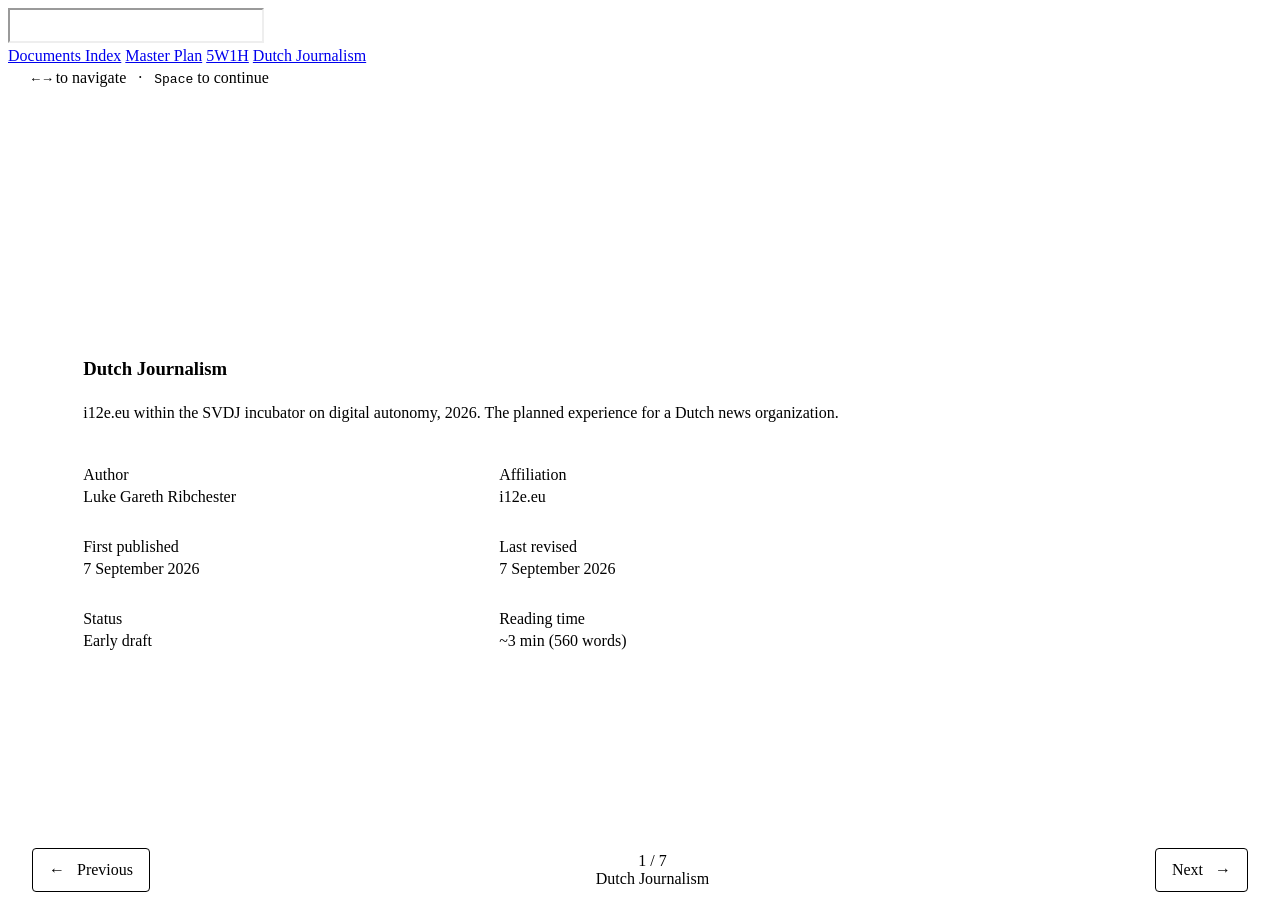
<file: dutch-journalism.html>
<!doctype html>
<html lang="en" data-type-scope="viewport" data-theme="light">
<head>
    <meta charset="utf-8"/>
    <meta name="color-scheme" content="light dark"/>
    <script src="https://design.i12e.eu/assets/js/appearance.js?v=plan-appearance-1"
            data-appearance-storage-key="i12e.plan.appearance"></script>
    <script src="https://design.i12e.eu/assets/js/logo-appearance.js?v=logo-once-1"></script>
    <meta name="viewport" content="width=device-width, initial-scale=1"/>
    <meta name="description"
          content="A news organization’s journey from discovering its dependencies to comparing peers, exploring alternatives, and judging the case for change."/>
    <title>i12e.eu / dutch journalism</title>
    <link rel="preconnect" href="https://design.i12e.eu"/>
    <link rel="preconnect" href="https://fonts.googleapis.com"/>
    <link rel="preconnect" href="https://fonts.gstatic.com" crossorigin/>
    <link href="https://fonts.googleapis.com/css2?family=Roboto:ital,wght@0,400;0,600;0,700;1,400;1,700&amp;family=Roboto+Mono:wght@400&amp;display=swap"
          rel="stylesheet"/>
    <link rel="stylesheet" href="https://design.i12e.eu/assets/css/colours.css"/>
    <link rel="stylesheet" href="https://design.i12e.eu/assets/css/typography.css?v=css-type-1-logo-canvas-2"/>
    <link rel="stylesheet" href="./styles.css?v=plan-appearance-1"/>
    <script src="./reading-time.js" defer></script>
    <script src="./slides.js" defer></script>
</head>
<body>
<header class="page-header">
    <div class="brand">
        <iframe data-logo-play-once class="site-logo" data-logo-fit
                src="https://design.i12e.eu/assets/images/logo.svg?variant=6&amp;autoplay=0&amp;v=logo-canvas-2"
                title="Animated i12e.eu logotype"
                width="256" height="35" tabindex="-1" aria-hidden="true"></iframe>
        <a class="brand-link" href="./index.html" aria-label="i12e.eu — Documents Index"></a>
    </div>
    <div class="page-tools">
        <nav class="page-nav" aria-label="Main navigation">
            <a href="./index.html">Documents Index</a>
            <a href="./master-plan.html">Master Plan</a>
            <a href="./5w1h.html">5W1H</a>
            <a href="./dutch-journalism.html" aria-current="page">Dutch Journalism</a>
        </nav>
        <div class="theme-control" hidden>
            <label for="page-appearance">Appearance</label>
            <select id="page-appearance" autocomplete="off">
                <option value="light" selected>Light</option>
                <option value="dark">Dark</option>
            </select>
        </div>
    </div>
</header>
<script>
  (() => {
    const appearance = document.getElementById("page-appearance");
    if (!appearance || typeof window.i12eAppearance?.bind !== "function") return;
    window.i12eAppearance.bind(appearance);
    appearance.closest(".theme-control").hidden = false;
  })();
</script>
<main class="dutch-journalism" data-slides-only>
    <div class="view-toolbar" id="view-toolbar" hidden>
        <p class="slide-help" id="slide-help" hidden><kbd>←</kbd> <kbd>→</kbd> to navigate <span
                aria-hidden="true">·</span> <kbd>Space</kbd> to continue</p>
    </div>
    <div class="plan-slides-unavailable" id="slides-unavailable" tabindex="-1">
        <p>Slides are available on screens 1200px wide or larger.</p>
    </div>
    <noscript><p>Enable JavaScript to view this presentation.</p></noscript>
    <section class="pitch-deck" id="slides-view" aria-label="Dutch Journalism slides" hidden>
        <div class="slide-viewport" id="slide-viewport">
            <section class="pitch-slide pitch-cover" data-slide role="group" aria-roledescription="slide"
                     aria-label="1 of 7" tabindex="-1">
                <iframe class="cover-logo" data-logo-fit
                        src="https://design.i12e.eu/assets/images/logo.svg?variant=6&amp;autoplay=0&amp;v=logo-canvas-2"
                        title="Static i12e.eu logotype"
                        width="352" height="48" loading="lazy" tabindex="-1"></iframe>
                <h1>Dutch Journalism</h1>
                <p class="document-description">i12e.eu within the SVDJ incubator on digital autonomy, 2026. The planned
                    experience for a Dutch news organization.</p>
                <dl class="document-metadata" aria-label="Document information">
                    <div>
                        <dt>Author</dt>
                        <dd>Luke Gareth Ribchester</dd>
                    </div>
                    <div>
                        <dt>Affiliation</dt>
                        <dd>i12e.eu</dd>
                    </div>
                    <div>
                        <dt>First published</dt>
                        <dd>
                            <time datetime="2026-09-07">7 September 2026</time>
                        </dd>
                    </div>
                    <div>
                        <dt>Last revised</dt>
                        <dd>
                            <time datetime="2026-09-07">7 September 2026</time>
                        </dd>
                    </div>
                    <div>
                        <dt>Status</dt>
                        <dd class="document-status">Early draft</dd>
                    </div>
                    <div>
                        <dt>Reading time</dt>
                        <dd data-field="readingTime">~3 min (560 words)</dd>
                    </div>
                </dl>
            </section>
            <section class="pitch-slide" data-slide role="group" aria-roledescription="slide" aria-label="2 of 7"
                     tabindex="-1" hidden>
                <p class="slide-kicker">Dutch Journalism <span>/</span> Your starting point</p>
                <h1>Start with the platform, then explore your organization</h1>
                <p class="slide-lead">You can use i12e.eu to discover and compare infrastructure. The journalism
                    application brings that shared reference into the context of your own news organization.</p>
                <div class="slide-columns">
                    <div><h2>Explore the options</h2>
                        <p>Browse providers and open-source projects, comparing their capabilities, ownership,
                            dependencies, and supporting evidence.</p></div>
                    <div><h2>Understand your own position</h2>
                        <p>See how your organization’s infrastructure connects to that reference, what other Dutch
                            news organizations use, and which alternatives could be relevant.</p></div>
                </div>
                <p class="slide-note">The journalism experience builds on the same maintained provider information
                    available through the core platform.</p>
            </section>
            <section class="pitch-slide" data-slide role="group" aria-roledescription="slide" aria-label="3 of 7"
                     tabindex="-1" hidden>
                <p class="slide-kicker">Dutch Journalism <span>/</span> Discovery and contact</p>
                <h1>Establish what your organization depends on</h1>
                <ol class="slide-steps">
                    <li><h2>Discover</h2>
                        <p>Automated checks retrieve the dependencies that can be identified from publicly
                            observable information about your organization.</p></li>
                    <li><h2>Check together</h2>
                        <p>Direct contact with the project can help verify the findings, clarify gaps, and bring
                            your circumstances into the picture.</p></li>
                    <li><h2>Give feedback</h2>
                        <p>Your feedback helps establish which relationships and comparisons matter to your
                            organization.</p></li>
                </ol>
                <p class="slide-note">Public observations provide a starting point. They do not establish a complete
                    picture of your internal technology stack; incomplete and unverified findings remain
                    distinguishable.</p>
            </section>
            <section class="pitch-slide" data-slide role="group" aria-roledescription="slide" aria-label="4 of 7"
                     tabindex="-1" hidden>
                <p class="slide-kicker">Dutch Journalism <span>/</span> Your dependency map</p>
                <h1>Follow the story of your dependencies</h1>
                <p class="slide-lead">Your personalized dependency visualization is presented through a guided
                    story, revealing the relationships and explaining their significance as you progress.</p>
                <dl class="slide-facts">
                    <div>
                        <dt>Start with your organization</dt>
                        <dd>Recognize the services and platforms identified in your own infrastructure.</dd>
                    </div>
                    <div>
                        <dt>Follow the connections</dt>
                        <dd>Understand which providers sit behind those services, how ownership connects them, and
                            where further dependencies appear.
                        </dd>
                    </div>
                    <div>
                        <dt>Understand what the map tells you</dt>
                        <dd>Read the explanation alongside the visualization: what is established, why the
                            relationships matter, and what remains uncertain.
                        </dd>
                    </div>
                </dl>
                <p class="slide-note">The sequence should be understandable without requiring you to interpret a
                    collection of graphs yourself.</p>
            </section>
            <section class="pitch-slide" data-slide role="group" aria-roledescription="slide" aria-label="5 of 7"
                     tabindex="-1" hidden>
                <p class="slide-kicker">Dutch Journalism <span>/</span> Your peers</p>
                <h1>See how your organization compares</h1>
                <p class="slide-lead">Your own map becomes more useful when you can place it alongside the available
                    information about other Dutch news organizations.</p>
                <div class="slide-columns">
                    <div><h2>See shared patterns and differences</h2>
                        <p>Compare the providers and dependencies that can be established across organizations.</p>
                    </div>
                    <div><h2>Learn from the options others use</h2>
                        <p>Discover alternatives already present in the sector and consider which deserve a closer
                            look for your circumstances.</p></div>
                </div>
                <p class="slide-note">Peer comparisons provide context. An option still needs to meet your
                    organization’s requirements.</p>
            </section>
            <section class="pitch-slide" data-slide role="group" aria-roledescription="slide" aria-label="6 of 7"
                     tabindex="-1" hidden>
                <p class="slide-kicker">Dutch Journalism <span>/</span> Your options</p>
                <h1>Explore alternatives that could work for you</h1>
                <p class="slide-lead">Connect what you have learned about your organization and its peers to
                    alternatives in the maintained infrastructure reference.</p>
                <dl class="slide-facts">
                    <div>
                        <dt>Practical fit</dt>
                        <dd>Compare the capabilities and characteristics relevant to the work your organization
                            needs to do.
                        </dd>
                    </div>
                    <div>
                        <dt>Potential financial benefit</dt>
                        <dd>Consider where an alternative could reduce costs, taking the work and expense of
                            changing into account.
                        </dd>
                    </div>
                    <div>
                        <dt>Sovereignty you can explain</dt>
                        <dd>Examine what would change in ownership, control, and dependencies—and what the available
                            evidence would allow you to say about it.
                        </dd>
                    </div>
                </dl>
                <p class="slide-note">These comparisons help identify possibilities. They do not promise savings or
                    establish that every organization should change.</p>
            </section>
            <section class="pitch-slide" data-slide role="group" aria-roledescription="slide" aria-label="7 of 7"
                     tabindex="-1" hidden>
                <p class="slide-kicker">Dutch Journalism <span>/</span> Your decision</p>
                <h1>A change needs to be worth making</h1>
                <p class="slide-lead">The guiding principle is that a recommended change should offer one of two
                    outcomes.</p>
                <div class="slide-columns">
                    <div><h2>A net financial benefit</h2>
                        <p>Your organization is financially better off after accounting for the costs of making the
                            change.</p></div>
                    <div><h2>Break even, gain sovereignty</h2>
                        <p>Your organization reaches cost neutrality with a demonstrable sovereignty gain: the
                            “bragging rights” to communicate a change you can substantiate.</p></div>
                </div>
                <p class="slide-note">These are conditions for a worthwhile recommendation, not promises of
                    financial benefit or sovereignty.</p>
                <p>This practical principle supports the wider strategy: reduce exposure to external leverage,
                    sustain European jobs and innovation, and gain greater control over technological direction in
                    line with European values.</p>
                <p>Related documents: <a href="./master-plan.html">Master Plan</a> <span aria-hidden="true">·</span>
                    <a href="./5w1h.html">Five W One H</a></p>
            </section>
        </div>
        <nav class="slide-navigation" aria-label="Slide navigation">
            <button type="button" id="previous-slide" aria-label="Previous slide" aria-controls="slide-viewport"
                    disabled><span aria-hidden="true">←</span> Previous
            </button>
            <div class="slide-position">
                <p class="slide-counter" id="slide-counter">1 / 7</p>
                <p class="slide-current-title" id="slide-current-title">Dutch Journalism</p>
            </div>
            <button type="button" id="next-slide" aria-label="Next slide" aria-controls="slide-viewport">Next <span
                    aria-hidden="true">→</span></button>
        </nav>
        <p class="visually-hidden" id="slide-announcement" role="status" aria-live="polite" aria-atomic="true"></p>
    </section>
</main>
</body>
</html>
</file>
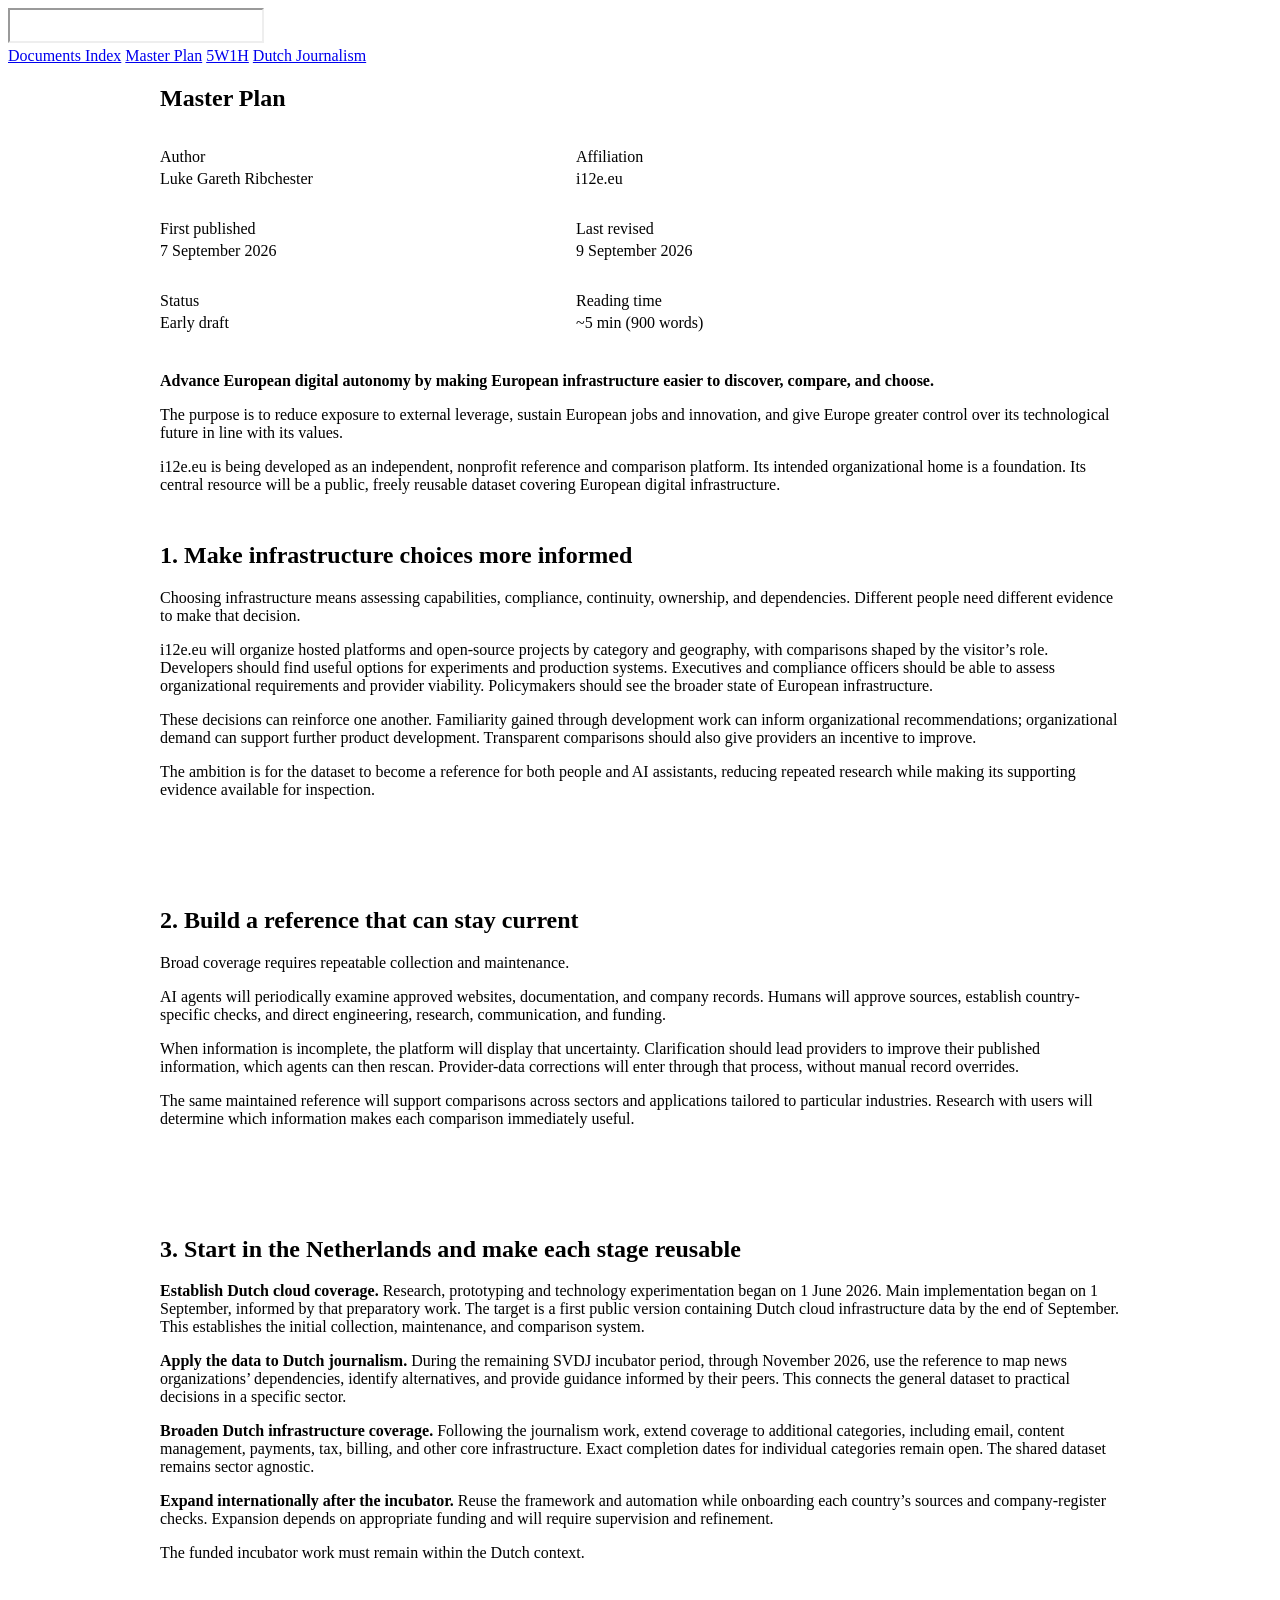
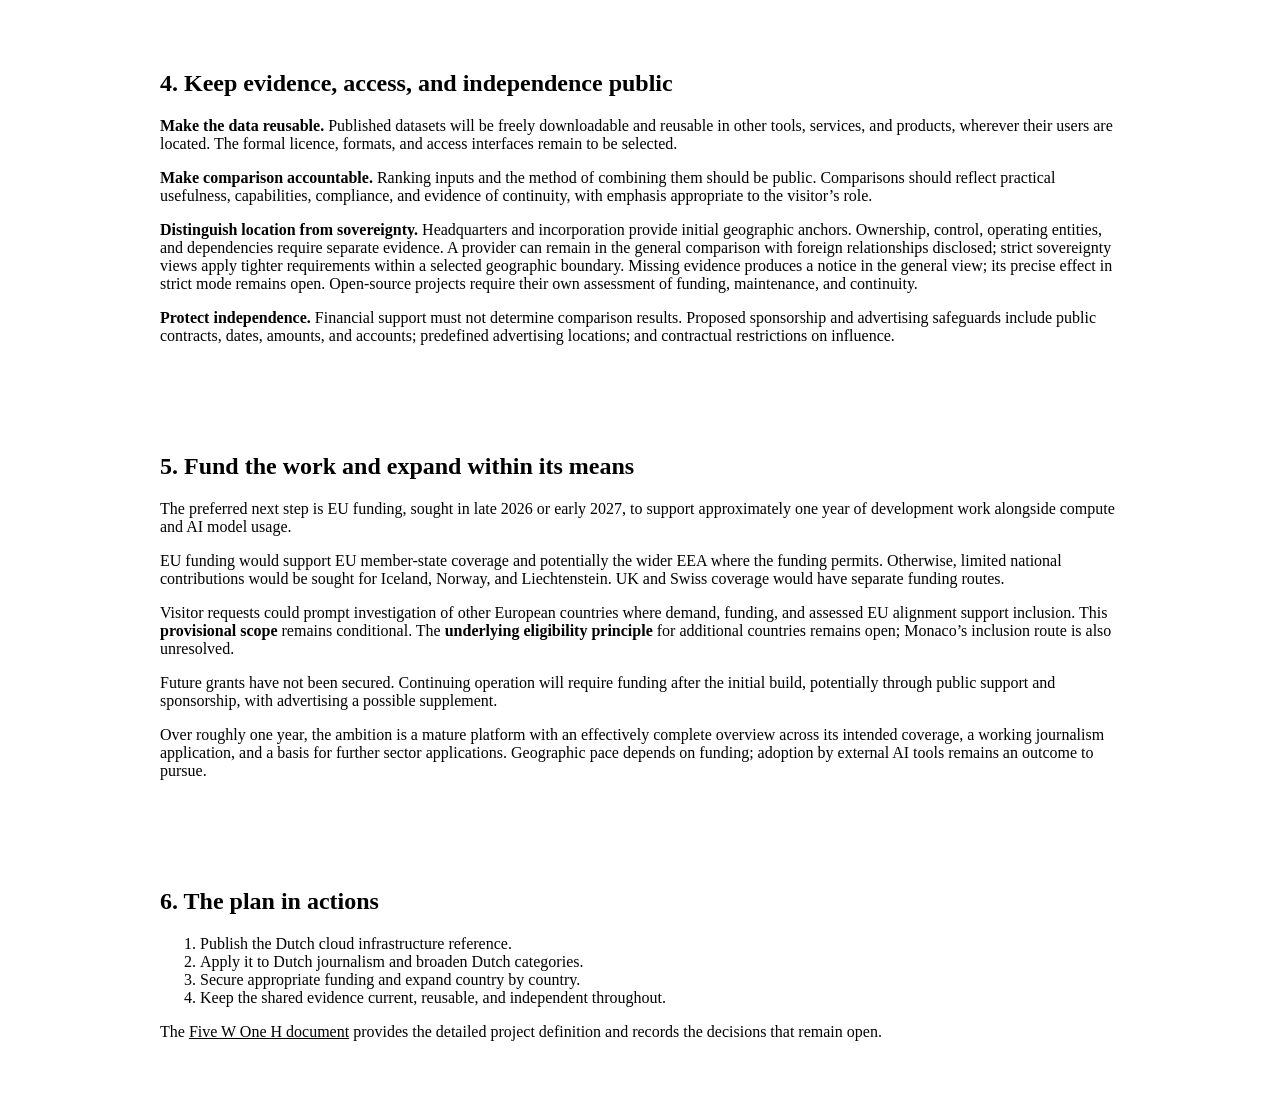
<file: master-plan.html>
<!doctype html>
<html lang="en" data-type-scope="viewport" data-theme="light">
<head>
    <meta charset="utf-8"/>
    <meta name="color-scheme" content="light dark"/>
    <script src="https://design.i12e.eu/assets/js/appearance.js?v=plan-appearance-1"
            data-appearance-storage-key="i12e.plan.appearance"></script>
    <script src="https://design.i12e.eu/assets/js/logo-appearance.js?v=logo-once-1"></script>
    <meta name="viewport" content="width=device-width, initial-scale=1"/>
    <title>i12e.eu / master plan</title>
    <link rel="preconnect" href="https://design.i12e.eu"/>
    <link rel="preconnect" href="https://fonts.googleapis.com"/>
    <link rel="preconnect" href="https://fonts.gstatic.com" crossorigin/>
    <link href="https://fonts.googleapis.com/css2?family=Roboto:ital,wght@0,400;0,600;0,700;1,400;1,700&amp;family=Roboto+Mono:wght@400&amp;display=swap"
          rel="stylesheet"/>
    <link rel="stylesheet" href="https://design.i12e.eu/assets/css/colours.css"/>
    <link rel="stylesheet" href="https://design.i12e.eu/assets/css/typography.css?v=css-type-1-logo-canvas-2"/>
    <link rel="stylesheet" href="./styles.css?v=plan-appearance-1"/>
    <script src="./reading-time.js" defer></script>
</head>
<body>
<header class="page-header">
    <div class="brand">
        <iframe data-logo-play-once class="site-logo" data-logo-fit
                src="https://design.i12e.eu/assets/images/logo.svg?variant=6&amp;autoplay=0&amp;v=logo-canvas-2"
                title="Animated i12e.eu logotype"
                width="256" height="35" tabindex="-1" aria-hidden="true"></iframe>
        <a class="brand-link" href="./index.html" aria-label="i12e.eu — Documents Index"></a>
    </div>
    <div class="page-tools">
        <nav class="page-nav" aria-label="Main navigation">
            <a href="./index.html">Documents Index</a>
            <a href="./master-plan.html" aria-current="page">Master Plan</a>
            <a href="./5w1h.html">5W1H</a>
            <a href="./dutch-journalism.html">Dutch Journalism</a>
        </nav>
        <div class="theme-control" hidden>
            <label for="page-appearance">Appearance</label>
            <select id="page-appearance" autocomplete="off">
                <option value="light" selected>Light</option>
                <option value="dark">Dark</option>
            </select>
        </div>
    </div>
</header>
<script>
  (() => {
    const appearance = document.getElementById("page-appearance");
    if (!appearance || typeof window.i12eAppearance?.bind !== "function") return;
    window.i12eAppearance.bind(appearance);
    appearance.closest(".theme-control").hidden = false;
  })();
</script>
<main>
    <article class="plan-document" aria-labelledby="document-title">
        <h1 class="document-title" id="document-title">Master Plan</h1>
        <dl class="document-metadata" aria-label="Document information">
            <div>
                <dt>Author</dt>
                <dd>Luke Gareth Ribchester</dd>
            </div>
            <div>
                <dt>Affiliation</dt>
                <dd>i12e.eu</dd>
            </div>
            <div>
                <dt>First published</dt>
                <dd>
                    <time datetime="2026-09-07">7 September 2026</time>
                </dd>
            </div>
            <div>
                <dt>Last revised</dt>
                <dd>
                    <time datetime="2026-09-09">9 September 2026</time>
                </dd>
            </div>
            <div>
                <dt>Status</dt>
                <dd class="document-status">Early draft</dd>
            </div>
            <div>
                <dt>Reading time</dt>
                <dd data-field="readingTime">~5 min (900 words)</dd>
            </div>
        </dl>
        <p><strong>Advance European digital autonomy by making European infrastructure easier to discover, compare, and
            choose.</strong></p>
        <p>The purpose is to reduce exposure to external leverage, sustain European jobs and innovation, and give Europe
            greater control over its technological future in line with its values.</p>
        <p>i12e.eu is being developed as an independent, nonprofit reference and comparison platform. Its
            intended organizational home is a foundation. Its central resource will be a public, freely reusable dataset
            covering European digital infrastructure.</p>
        <section aria-labelledby="informed-choices">
            <h2 id="informed-choices">1. Make infrastructure choices more informed</h2>
            <p>Choosing infrastructure means assessing capabilities, compliance, continuity, ownership, and
                dependencies.
                Different people need different evidence to make that decision.</p>
            <p>i12e.eu will organize hosted platforms and open-source projects by category and geography, with
                comparisons
                shaped by the visitor’s role. Developers should find useful options for experiments and production
                systems. Executives and compliance officers should be able to assess organizational requirements and
                provider viability. Policymakers should see the broader state of European infrastructure.</p>
            <p>These decisions can reinforce one another. Familiarity gained through development work can inform
                organizational recommendations; organizational demand can support further product development.
                Transparent
                comparisons should also give providers an incentive to improve.</p>
            <p>The ambition is for the dataset to become a reference for both people and AI assistants, reducing
                repeated
                research while making its supporting evidence available for inspection.</p>
        </section>
        <section aria-labelledby="current-reference">
            <h2 id="current-reference">2. Build a reference that can stay current</h2>
            <p>Broad coverage requires repeatable collection and maintenance.</p>
            <p>AI agents will periodically examine approved websites, documentation, and company records. Humans will
                approve sources, establish country-specific checks, and direct engineering, research, communication, and
                funding.</p>
            <p>When information is incomplete, the platform will display that uncertainty. Clarification should lead
                providers to improve their published information, which agents can then rescan. Provider-data
                corrections
                will enter through that process, without manual record overrides.</p>
            <p>The same maintained reference will support comparisons across sectors and applications tailored to
                particular industries. Research with users will determine which information makes each comparison
                immediately useful.</p>
        </section>
        <section aria-labelledby="reusable-stages">
            <h2 id="reusable-stages">3. Start in the Netherlands and make each stage reusable</h2>
            <p><strong>Establish Dutch cloud coverage.</strong> Research, prototyping and technology experimentation
                began
                on 1 June 2026. Main implementation began on 1 September, informed by that preparatory work. The target
                is
                a first public version containing Dutch cloud infrastructure
                data by the end of September. This establishes the initial collection, maintenance, and comparison
                system.</p>
            <p><strong>Apply the data to Dutch journalism.</strong> During the remaining SVDJ incubator period, through
                November 2026, use the reference to map news organizations’ dependencies, identify alternatives, and
                provide guidance informed by their peers. This connects the general dataset to practical decisions in a
                specific sector.</p>
            <p><strong>Broaden Dutch infrastructure coverage.</strong> Following the journalism work, extend coverage to
                additional categories, including email, content management, payments, tax, billing, and other core
                infrastructure. Exact completion dates for individual categories remain open. The shared dataset remains
                sector agnostic.</p>
            <p><strong>Expand internationally after the incubator.</strong> Reuse the framework and automation while
                onboarding each country’s sources and company-register checks. Expansion depends on appropriate funding
                and will require supervision and refinement.</p>
            <p>The funded incubator work must remain within the Dutch context.</p>
        </section>
        <section aria-labelledby="public-evidence">
            <h2 id="public-evidence">4. Keep evidence, access, and independence public</h2>
            <p><strong>Make the data reusable.</strong> Published datasets will be freely downloadable and reusable in
                other tools, services, and products, wherever their users are located. The formal licence, formats, and
                access interfaces remain to be selected.</p>
            <p><strong>Make comparison accountable.</strong> Ranking inputs and the method of combining them should be
                public. Comparisons should reflect practical usefulness, capabilities, compliance, and evidence of
                continuity, with emphasis appropriate to the visitor’s role.</p>
            <p><strong>Distinguish location from sovereignty.</strong> Headquarters and incorporation provide initial
                geographic anchors. Ownership, control, operating entities, and dependencies require separate evidence.
                A
                provider can remain in the general comparison with foreign relationships disclosed; strict sovereignty
                views apply tighter requirements within a selected geographic boundary. Missing evidence produces a
                notice in the general view; its precise effect in strict mode remains open. Open-source projects require
                their own assessment of funding, maintenance, and continuity.</p>
            <p><strong>Protect independence.</strong> Financial support must not determine comparison results. Proposed
                sponsorship and advertising safeguards include public contracts, dates, amounts, and accounts;
                predefined
                advertising locations; and contractual restrictions on influence.</p>
        </section>
        <section aria-labelledby="funded-expansion">
            <h2 id="funded-expansion">5. Fund the work and expand within its means</h2>
            <p>The preferred next step is EU funding, sought in late 2026 or early 2027, to support approximately one
                year
                of development work alongside compute and AI model usage.</p>
            <p>EU funding would support EU member-state coverage and potentially the wider EEA where the funding
                permits.
                Otherwise, limited national contributions would be sought for Iceland, Norway, and Liechtenstein. UK and
                Swiss coverage would have separate funding routes.</p>
            <p>Visitor requests could prompt investigation of other European countries where demand, funding, and
                assessed
                EU alignment support inclusion. This <strong>provisional scope</strong> remains conditional. The
                <strong>underlying eligibility principle</strong> for additional countries remains open; Monaco’s
                inclusion
                route is also unresolved.</p>
            <p>Future grants have not been secured. Continuing operation will require funding after the initial build,
                potentially through public support and sponsorship, with advertising a possible supplement.</p>
            <p>Over roughly one year, the ambition is a mature platform with an effectively complete overview across its
                intended coverage, a working journalism application, and a basis for further sector applications.
                Geographic pace depends on funding; adoption by external AI tools remains an outcome to pursue.</p>
        </section>
        <section aria-labelledby="plan-actions">
            <h2 id="plan-actions">6. The plan in actions</h2>
            <ol>
                <li>Publish the Dutch cloud infrastructure reference.</li>
                <li>Apply it to Dutch journalism and broaden Dutch categories.</li>
                <li>Secure appropriate funding and expand country by country.</li>
                <li>Keep the shared evidence current, reusable, and independent throughout.</li>
            </ol>
            <p>The <a href="./5w1h.html">Five W One H document</a> provides the detailed project definition and records
                the
                decisions that remain open.</p>
        </section>
    </article>
</main>
</body>
</html>
</file>
<file: styles.css>
:root {
    color: var(--color-text-primary);
    background: var(--color-background);
}

* {
    box-sizing: border-box;
}

/* Shared typography.css owns the header, identity, and navigation on both sites. */

main {
    width: calc(100% - 48px);
    max-width: 960px;
    margin: 0 auto;
    padding-bottom: 48px;
}

/* The index presents publication details above explicit reading actions. */
.plan-index {
    max-width: 1320px;
}

@media (max-width: 60em) {
    .plan-index {
        width: calc(100% - 36px);
    }
}

.plans {
    max-width: none;
    list-style: none;
    margin: 0;
    padding: 0;
}

.plans .plan-entry {
    margin: 0;
    padding: 2rem 0;
    border-top: 1px solid var(--color-border);
}

.plans h2, .plan-summary h2 {
    margin: 0;
    color: var(--color-text-primary);
}

/* Index-only overview columns and a delivery sequence with separate connectors. */
.plan-summary {
    margin: 0;
    padding: 2rem 0;
    border-block: 1px solid var(--color-border);
}

.plan-summary + .plans > .plan-entry:first-child {
    border-top: 0;
}

.plan-summary .summary-overview {
    display: grid;
    grid-template-columns: minmax(0, 1fr);
    gap: 1.5rem;
    margin-top: 1.5rem;
}

.plan-summary > .summary-section {
    margin-top: 2rem;
}

.plan-summary .summary-section,
.plan-summary .summary-stage {
    min-width: 0;
}

.plan-summary h3 {
    margin: 0 0 0.5rem;
    font: var(--type-ui-title);
}

.plan-summary .summary-stage h3 {
    font: var(--type-ui-panel);
}

.plan-summary p {
    max-width: none;
    margin: 0;
    color: var(--color-text-secondary);
    font: var(--type-ui-control);
}

.plan-summary p + p {
    margin-top: 0.75rem;
}

.plan-summary .summary-flow {
    display: grid;
    grid-template-columns: minmax(0, 1fr);
    gap: 1.5rem;
    margin-top: 1.5rem;
}

/* On narrow screens, connect the stacked stages beneath their content. */
.plan-summary .summary-stage:not(:last-child) {
    position: relative;
    padding-bottom: 3rem;
}

.plan-summary .summary-stage:not(:last-child)::before {
    position: absolute;
    inset-inline-start: 3px;
    bottom: 0;
    width: 2px;
    height: 2rem;
    background: var(--color-link);
    pointer-events: none;
    content: "";
}

.plan-summary .summary-stage:not(:last-child)::after {
    position: absolute;
    inset-inline-start: 0;
    bottom: 0;
    width: 8px;
    height: 8px;
    border-right: 2px solid var(--color-link);
    border-bottom: 2px solid var(--color-link);
    transform: rotate(45deg);
    pointer-events: none;
    content: "";
}

.plan-summary .summary-date-row {
    margin-bottom: 1rem;
}

.plan-summary .summary-date {
    font: var(--type-ui-meta);
}

.plan-summary .summary-connector {
    display: none;
}

.plan-summary .summary-stage ul {
    max-width: none;
    margin: 0;
    padding-inline-start: 1.25rem;
    list-style: disc;
    color: var(--color-text-secondary);
    font: var(--type-ui-control);
}

.plan-summary .summary-stage li {
    margin: 0;
}

.plan-summary .summary-stage li + li {
    margin-top: 0.5rem;
}

@media (min-width: 960px) {
    .plan-summary .summary-overview {
        grid-template-columns: repeat(2, minmax(0, 1fr));
        gap: 2rem;
    }

    .plan-summary .summary-flow {
        grid-template-columns: repeat(3, minmax(0, 1fr));
        gap: 2rem;
    }

    .plan-summary .summary-stage:not(:last-child) {
        padding-bottom: 0;
    }

    .plan-summary .summary-stage:not(:last-child)::before,
    .plan-summary .summary-stage:not(:last-child)::after {
        content: none;
    }

    .plan-summary .summary-date-row {
        display: flex;
        align-items: center;
        gap: 1rem;
        min-height: 2.8rem;
    }

    .plan-summary .summary-date {
        flex: 0 1 auto;
        min-width: 0;
        max-width: calc(100% - 3rem);
    }

    /* Normal-flow connectors leave clearance around every date label. */
    .plan-summary .summary-connector {
        position: relative;
        display: block;
        flex: 1 0 2rem;
        min-width: 2rem;
        height: 8px;
        pointer-events: none;
    }

    .plan-summary .summary-connector::before {
        position: absolute;
        inset-inline: 0 2px;
        top: 3px;
        height: 2px;
        background: var(--color-link);
        content: "";
    }

    .plan-summary .summary-connector::after {
        position: absolute;
        inset-inline-end: 2px;
        top: 0;
        width: 8px;
        height: 8px;
        border-right: 2px solid var(--color-link);
        border-bottom: 2px solid var(--color-link);
        transform: rotate(-45deg);
        content: "";
    }
}

.plan-description {
    margin-top: 1.5rem;
}

.plan-description h3 {
    margin: 0 0 0.5rem;
    font: var(--type-ui-panel);
}

.plan-description p {
    margin: 0;
    color: var(--color-text-secondary);
}

.plans .document-metadata {
    max-width: none;
    margin: 1.5rem 0;
}

.plan-formats {
    display: grid;
    grid-template-columns: minmax(0, 1fr);
    gap: 2rem;
    margin-top: 2rem;
}

.plan-format {
    display: flex;
    flex-direction: column;
    min-width: 0;
}

.plan-format + .plan-format {
    padding-top: 2rem;
    border-top: 1px solid var(--color-border);
}

.plan-format h3 {
    margin: 0;
}

.plan-format-action {
    margin-top: auto;
}

.plans .plan-action, .plans .plan-action:visited {
    display: inline-flex;
    align-items: center;
    justify-content: center;
    min-height: 2.75rem;
    max-width: 100%;
    padding: 0.5rem 1rem;
    border: 1px solid var(--color-button-border);
    border-radius: 0.25rem;
    background: var(--color-button-primary);
    color: var(--color-button-text);
    font: var(--type-ui-control);
    text-align: center;
    text-decoration: none;
    cursor: pointer;
}

.plans .plan-action:hover:not(:disabled) {
    background: var(--color-button-primary-hover);
}

.plans .plan-action:active:not(:disabled) {
    background: var(--color-button-primary-active);
}

.plans .plan-action:disabled {
    opacity: 0.6;
    cursor: not-allowed;
}

.plans .plan-slides-link {
    display: none;
}

.plan-slides-unavailable p {
    margin: 0.75rem 0 0;
    color: var(--color-text-secondary);
    font: var(--type-ui-meta);
}

.plans > li + li {
    margin-top: 1rem;
}

@media (min-width: 1200px) {
    .plan-formats {
        grid-template-columns: repeat(2, minmax(0, 1fr));
        gap: 0;
    }

    .plan-format:first-child {
        padding-right: 2rem;
    }

    .plan-format + .plan-format {
        padding-top: 0;
        padding-left: 2rem;
        border-top: 0;
        border-left: 1px solid var(--color-border);
    }

    .plans .plan-slides-link {
        display: inline-flex;
    }

    .plan-slides-unavailable {
        display: none;
    }
}

/* The 5W1H article keeps the shared type scale and theme colours. */
.plan-document .document-contents {
    margin: 2rem 0 0;
    padding: 1rem 0;
    border-top: 1px solid var(--color-border);
    border-bottom: 1px solid var(--color-border);
}

.plan-document .document-contents ul {
    display: flex;
    flex-wrap: wrap;
    gap: 0.5rem 1.5rem;
    max-width: none;
    margin: 0;
    padding: 0;
    list-style: none;
}

.plan-document .document-contents li {
    margin: 0;
}

.plan-document a, .plan-document a:visited {
    color: var(--color-link);
}

.plan-document a:hover {
    color: var(--color-link-hover);
    text-decoration-thickness: 2px;
}

.plan-document a:active {
    color: var(--color-link-active);
}

.plan-document section {
    margin-top: 3rem;
}

.plan-document section + section {
    padding-top: 2.5rem;
    border-top: 1px solid var(--color-border);
}

.plan-document h2, .plan-document h3 {
    scroll-margin-top: 1.5rem;
}

.plan-document h3 {
    margin-top: 2rem;
}

.plan-document blockquote {
    max-width: var(--measure);
    margin: 1.5rem 0;
    padding: 0.5rem 0 0.5rem 1.25rem;
    border-inline-start: 3px solid var(--color-link);
}

.plan-document blockquote p {
    margin: 0;
}

.plan-document table {
    width: 100%;
    margin: 1.5rem 0;
    border-collapse: collapse;
    table-layout: fixed;
}

.plan-document th, .plan-document td {
    padding: 0.875rem 1rem;
    border-bottom: 1px solid var(--color-border);
    text-align: start;
    vertical-align: top;
    overflow-wrap: anywhere;
}

.plan-document th:first-child {
    width: 34%;
}

.plan-document thead {
    background: var(--color-surface);
}

@media (max-width: 600px) {
    main {
        width: calc(100% - 36px);
        padding-bottom: 28px;
    }

    .plan-document th, .plan-document td {
        padding: 0.75rem 0.5rem;
    }
}

/* Alternate 5W1H formats share the document's type and colour tokens. */
[hidden] {
    display: none !important;
}

.view-toolbar {
    position: sticky;
    top: 0;
    z-index: 1;
    display: flex;
    align-items: center;
    justify-content: space-between;
    gap: 1rem;
    padding: 0.25rem 0 1rem;
    border-bottom: 1px solid var(--color-border);
    background: var(--color-background);
}

.view-switch {
    display: inline-flex;
    gap: 0.25rem;
    padding: 0.25rem;
    border: 1px solid var(--color-border-control);
    border-radius: 0.375rem;
}

.view-switch button, .slide-navigation button {
    min-height: 2.75rem;
    padding: 0.5rem 1rem;
    border: 1px solid transparent;
    border-radius: 0.25rem;
    color: var(--color-text-primary);
    background: transparent;
    font: var(--type-ui-control);
    cursor: pointer;
}

.view-switch button[aria-pressed="true"] {
    color: var(--color-button-text);
    background: var(--color-button-primary);
    border-color: var(--color-button-border);
}

.view-switch button:hover, .slide-navigation button:hover:not(:disabled) {
    background: var(--color-surface);
}

.view-switch button[aria-pressed="true"]:hover {
    background: var(--color-button-primary-hover);
}

.view-switch button:active, .slide-navigation button:active:not(:disabled) {
    color: var(--color-link-active);
}

.view-switch button[aria-pressed="true"]:active {
    color: var(--color-button-text);
    background: var(--color-button-primary-active);
}

.five-w-one-h :focus-visible, [data-slides-only] :focus-visible, .plans :focus-visible {
    outline: 2px solid var(--color-focus);
    outline-offset: 4px;
}

.slide-help {
    margin: 0;
    color: var(--color-text-secondary);
    font: var(--type-ui-meta);
}

.slide-help kbd {
    color: var(--color-text-primary);
}

.slide-help span {
    margin-inline: 0.5rem;
}

.pitch-deck {
    display: grid;
    grid-template-rows: minmax(0, 1fr) auto;
    min-height: 0;
    min-width: 0;
}

.slide-viewport {
    min-height: 0;
    min-width: 0;
    overflow-y: auto;
    overflow-x: hidden;
    overscroll-behavior: contain;
    scrollbar-gutter: stable;
}

.pitch-slide {
    display: flex;
    flex-direction: column;
    justify-content: center;
    gap: 1.5rem;
    min-height: 100%;
    padding: clamp(1.5rem, 4vh, 3rem) clamp(1.5rem, 4vw, 3.5rem);
    outline-offset: -6px !important;
}

.pitch-slide > * {
    flex-shrink: 0;
}

.pitch-slide h1, .pitch-slide h2, .pitch-slide p,
.pitch-slide ul, .pitch-slide ol, .pitch-slide dl {
    margin: 0;
}

.pitch-slide h1 {
    max-width: 30ch;
}

.pitch-slide h2 {
    margin-bottom: 0.6rem;
    font-size: var(--type-h3);
}

.pitch-slide p + p {
    margin-top: 0.75rem;
}

.pitch-slide .slide-kicker {
    color: var(--color-link);
    font: var(--type-ui-label);
    font-family: var(--font-mono);
    font-weight: var(--weight-regular);
}

/* The cover and document share explicitly authored publication details. */
.document-description {
    color: var(--color-text-secondary);
}

.document-metadata {
    display: grid;
    grid-template-columns: repeat(2, minmax(0, 1fr));
    gap: 1.25rem 2rem;
    width: 100%;
    max-width: 50rem;
}

.document-metadata > div {
    min-width: 0;
    padding-top: 0.75rem;
    border-top: 1px solid var(--color-border);
    break-inside: avoid;
}

.document-metadata dt {
    margin-bottom: 0.25rem;
    color: var(--color-text-secondary);
    font: var(--type-ui-meta);
}

.document-metadata dd {
    margin: 0;
    color: var(--color-text-primary);
}

.document-metadata .document-status {
    font-weight: var(--weight-heading);
}

.plan-document > .document-metadata {
    margin: 1.5rem 0 2.5rem;
}

.pitch-cover .document-metadata {
    margin-top: 0.5rem;
}

.cover-logo {
    display: block;
    width: 22rem;
    max-width: 100%;
    height: 3rem;
    border: 0;
    background: transparent;
    pointer-events: none;
}

/* The document sets width and spacing; the SVG supplies its stable canvas ratio. */
.cover-logo[data-logo-fit] {
    height: auto;
    aspect-ratio: var(--logo-aspect-ratio, 22 / 3);
}

@media (max-width: 600px) {
    .document-metadata {
        grid-template-columns: minmax(0, 1fr);
    }
}

.slide-kicker span {
    margin-inline: 0.5rem;
    color: var(--color-text-secondary);
}

.slide-lead {
    max-width: 70ch;
}

.slide-columns {
    display: grid;
    grid-template-columns: repeat(2, minmax(0, 1fr));
    gap: 2rem;
}

.slide-columns > div {
    min-width: 0;
    padding-top: 1rem;
    border-top: 1px solid var(--color-border);
}

.slide-columns-three {
    grid-template-columns: repeat(3, minmax(0, 1fr));
}

.pitch-slide .slide-statement {
    max-width: 55ch;
    margin: 0;
    padding: 0.25rem 0 0.25rem 1.25rem;
    border-inline-start: 3px solid var(--color-link);
    font-size: var(--type-h3);
    line-height: var(--heading-leading);
}

.slide-statement strong {
    color: var(--color-link);
}

.pitch-slide .slide-list-columns {
    display: grid;
    grid-template-columns: repeat(2, minmax(0, 1fr));
    gap: 0.5rem 2.5rem;
    max-width: none;
}

.slide-list li {
    margin: 0;
}

.pitch-slide .slide-facts {
    max-width: none;
}

.slide-facts > div {
    display: grid;
    grid-template-columns: minmax(15rem, 0.9fr) minmax(0, 1.6fr);
    gap: 1.5rem;
    padding: 0.625rem 0;
    border-top: 1px solid var(--color-border);
}

.slide-facts dd, .slide-decisions dd {
    margin: 0;
}

.slide-facts dd {
    color: var(--color-text-secondary);
}

.pitch-slide .slide-timeline, .pitch-slide .slide-steps {
    display: grid;
    grid-template-columns: repeat(3, minmax(0, 1fr));
    gap: 2rem;
    max-width: none;
    padding: 0;
    list-style: none;
}

.slide-timeline > li, .slide-steps > li {
    min-width: 0;
    margin: 0;
    padding-top: 1rem;
    border-top: 2px solid var(--color-link);
}

.slide-timeline .timeline-date {
    min-height: 3.2em;
    margin-bottom: 0.75rem;
    color: var(--color-link);
    font: var(--type-ui-label);
}

.pitch-slide .slide-steps-four {
    grid-template-columns: repeat(4, minmax(0, 1fr));
}

.slide-steps {
    counter-reset: step;
}

.slide-steps > li::before {
    display: block;
    counter-increment: step;
    content: counter(step, decimal-leading-zero);
    margin-bottom: 0.75rem;
    color: var(--color-link);
    font-family: var(--font-mono);
}

.pitch-slide .slide-decisions {
    display: grid;
    grid-template-columns: repeat(2, minmax(0, 1fr));
    gap: 1.25rem 2rem;
    max-width: none;
}

.slide-decisions > div {
    padding-top: 0.75rem;
    border-top: 1px solid var(--color-border);
}

.slide-decisions dt {
    margin-bottom: 0.25rem;
    color: var(--color-link);
}

.pitch-slide .slide-note {
    max-width: none;
    color: var(--color-text-secondary);
}

.slide-navigation {
    display: grid;
    grid-template-columns: auto minmax(0, 1fr) auto;
    align-items: center;
    gap: 1.5rem;
    padding: 1rem 0;
    border-top: 1px solid var(--color-border);
}

.slide-navigation button {
    display: inline-flex;
    align-items: center;
    gap: 0.75rem;
    border-color: var(--color-border-control);
}

.slide-navigation button:disabled {
    color: var(--color-text-secondary);
    border-color: var(--color-border);
    cursor: default;
}

.slide-position {
    min-width: 0;
    text-align: center;
}

.slide-position p {
    max-width: none;
    margin: 0;
}

.slide-counter {
    font: var(--type-ui-meta);
    font-family: var(--font-mono);
}

.slide-current-title {
    color: var(--color-text-secondary);
    font: var(--type-ui-meta);
}

.visually-hidden {
    position: absolute;
    width: 1px;
    height: 1px;
    padding: 0;
    overflow: hidden;
    clip-path: inset(50%);
    white-space: nowrap;
    border: 0;
}

/* Keep toolbar-to-document spacing only while the desktop toolbar is visible. */
@media screen and (min-width: 1200px) {
    .view-toolbar:not([hidden]) + #document-view {
        padding-top: 1.5rem;
    }
}

@media (min-width: 1200px) {
    .five-w-one-h .plan-document h2, .five-w-one-h .plan-document h3 {
        scroll-margin-top: 6rem;
    }

    html[data-plan-view="slides"] {
        overflow: hidden;
    }

    html[data-plan-view="slides"] body {
        display: grid;
        grid-template-rows: auto minmax(0, 1fr);
        height: 100vh;
        height: 100dvh;
        overflow: hidden;
    }

    html[data-plan-view="slides"] .five-w-one-h,
    html[data-plan-view="slides"] main[data-slides-only] {
        display: grid;
        grid-template-rows: auto minmax(0, 1fr);
        width: calc(100% - 48px);
        max-width: 1320px;
        min-height: 0;
        padding: 0;
    }
}

@media (max-width: 1199.98px) {
    .view-toolbar, .pitch-deck {
        display: none;
    }
}

@media print {
    .page-header .theme-control {
        display: none !important;
    }

    .view-toolbar, .pitch-deck {
        display: none !important;
    }

    html[data-plan-view="slides"], html[data-plan-view="slides"] body {
        display: block;
        height: auto;
        overflow: visible;
    }

    html[data-plan-view="slides"] .five-w-one-h {
        display: block;
        max-width: 960px;
    }

    #document-view[hidden] {
        display: block !important;
    }
}
</file>
